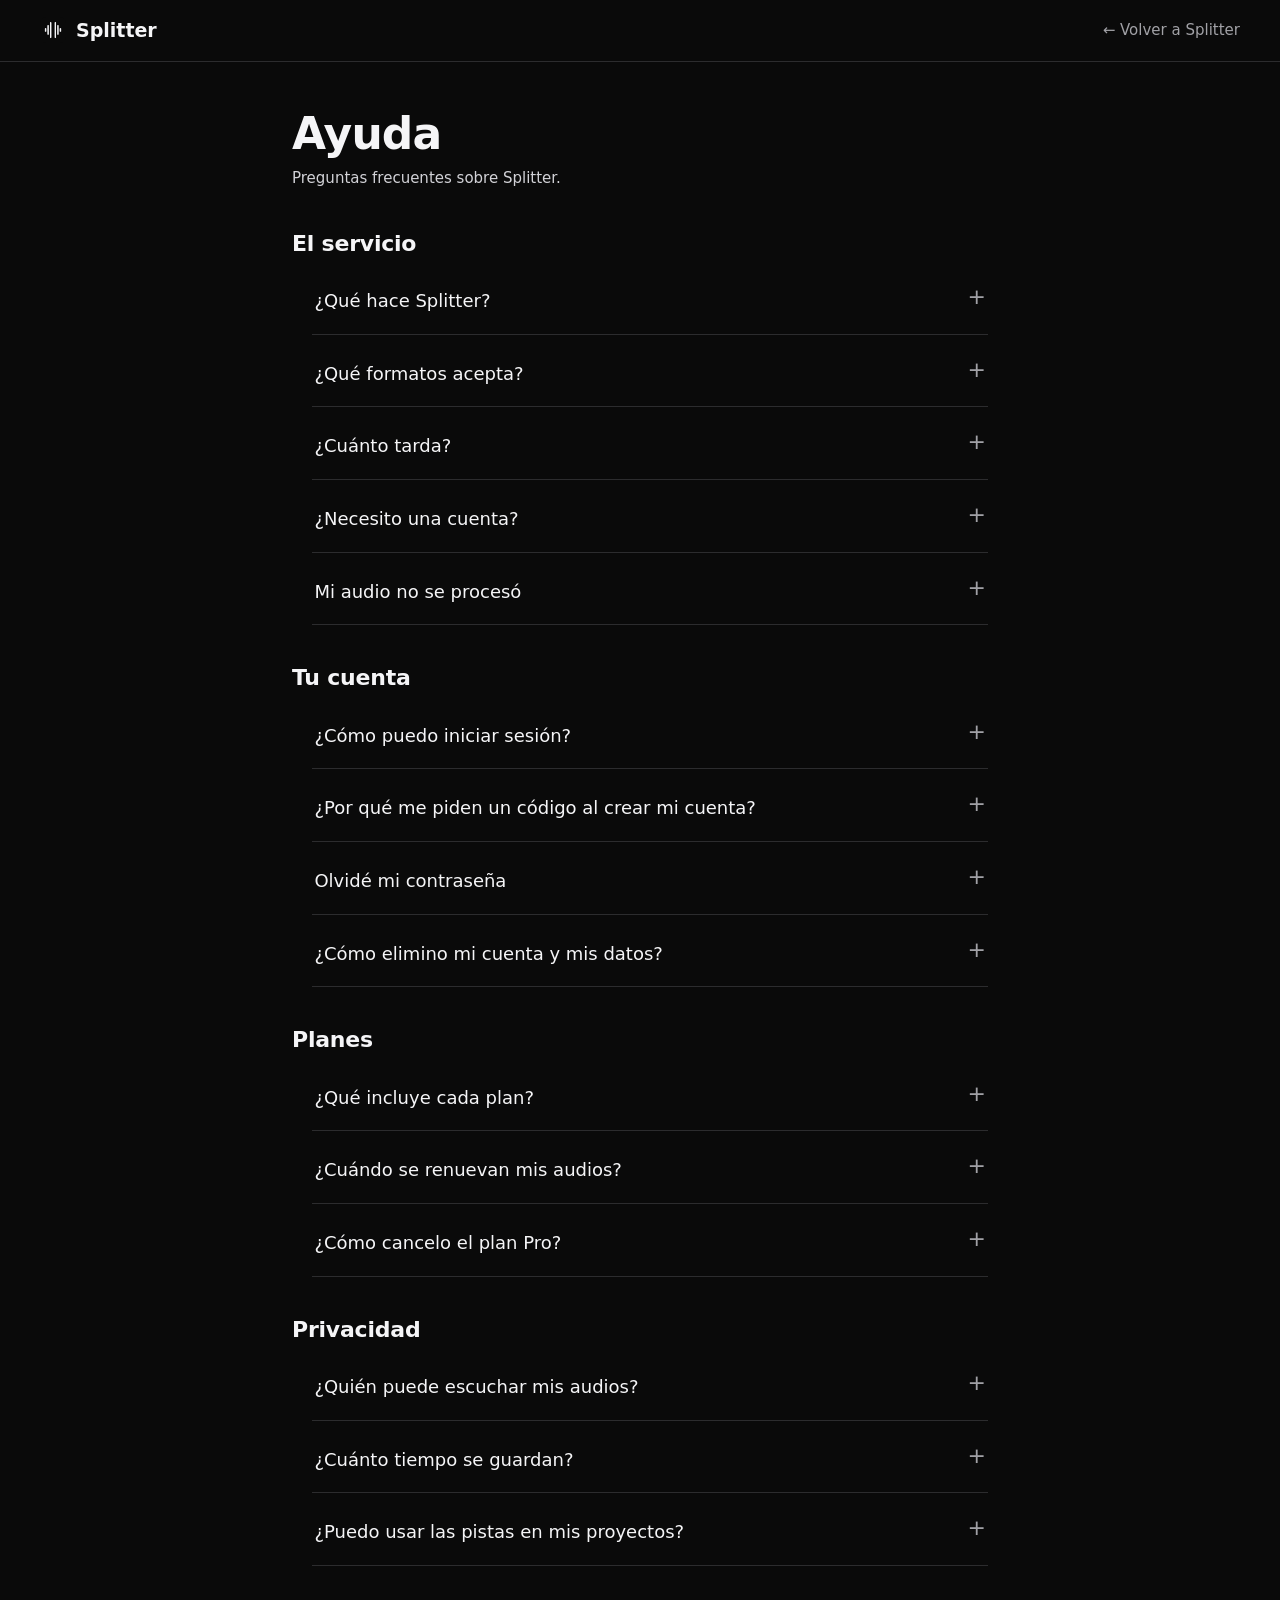
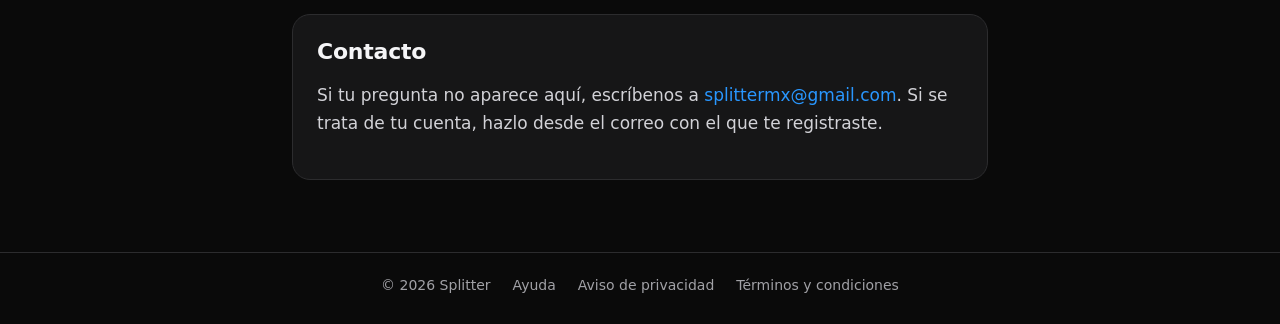
<file: splitter/frontend/ayuda.html>
<!DOCTYPE html>
<html lang="es">
<head>
  <meta charset="UTF-8">
  <meta name="viewport" content="width=device-width, initial-scale=1">
  <meta name="theme-color" content="#0A0A0A">
  <title>Ayuda · Splitter</title>
  <meta name="description" content="Preguntas frecuentes sobre Splitter: formatos, cuentas, planes y privacidad.">
  <meta property="og:type" content="website">
  <meta property="og:site_name" content="Splitter">
  <meta property="og:title" content="Ayuda · Splitter">
  <meta property="og:description" content="Preguntas frecuentes sobre Splitter: formatos, cuentas, planes y privacidad.">
  <meta property="og:image" content="/og.png">
  <link rel="preconnect" href="https://api.fontshare.com">
  <link rel="preconnect" href="https://cdn.fontshare.com" crossorigin>
  <link href="https://api.fontshare.com/v2/css?f[]=satoshi@1&display=swap" rel="stylesheet">
  <link rel="icon" href="favicon.svg" type="image/svg+xml">
  <link rel="apple-touch-icon" href="apple-touch-icon.png">
  <link rel="stylesheet" href="styles.css?v=fichas12">
  <link rel="stylesheet" href="paginas.css?v=1">
</head>
<body class="pagina">
  <a class="sr-only" href="#contenido">Ir al contenido</a>
  <header class="pagina-top">
    <a class="pagina-logo" href="/"><img src="apple-touch-icon.png" alt="" width="26" height="26">Splitter</a>
    <a class="pagina-volver" href="/">← Volver a Splitter</a>
  </header>

  <main class="pagina-main" id="contenido">
    <h1>Ayuda</h1>
    <p class="pagina-fecha">Preguntas frecuentes sobre Splitter.</p>

    <h2>El servicio</h2>
    <ul class="faq">
      <li><details><summary>¿Qué hace Splitter?</summary><div class="respuesta">
        <p>Splitter separa un archivo de audio en pistas. Puedes obtener la voz y la música por separado, dividir una canción en voz, batería, bajo, guitarra, piano y el resto de los instrumentos, o quitar el ruido de fondo de una grabación de voz.</p>
        <p>Cada pista se puede escuchar en la página y descargar de forma individual o en un archivo ZIP.</p>
      </div></details></li>
      <li><details><summary>¿Qué formatos acepta?</summary><div class="respuesta">
        <p>MP3, WAV, FLAC, M4A, OGG, AAC, WMA y AIFF, con un tamaño máximo de 100 MB. Las pistas se pueden descargar en WAV, MP3, FLAC, OGG o M4A.</p>
      </div></details></li>
      <li><details><summary>¿Cuánto tarda?</summary><div class="respuesta">
        <p>Una canción suele estar lista en menos de un minuto. Si hay muchas solicitudes al mismo tiempo, tu archivo entra en una fila de espera y la página te indica tu lugar.</p>
      </div></details></li>
      <li><details><summary>¿Necesito una cuenta?</summary><div class="respuesta">
        <p>No. Sin cuenta puedes procesar hasta 5 audios al día, de un máximo de 5 minutos cada uno. Las pistas se eliminan una hora después de generarse.</p>
      </div></details></li>
      <li><details><summary>Mi audio no se procesó</summary><div class="respuesta">
        <p>Intenta subirlo de nuevo. Cuando un error se debe a un problema de nuestro lado, ese intento no se descuenta de tu plan.</p>
        <p>Si el error se repite con el mismo archivo, conviértelo a MP3 o WAV antes de subirlo. Si continúa, escríbenos.</p>
      </div></details></li>
    </ul>

    <h2>Tu cuenta</h2>
    <ul class="faq">
      <li><details><summary>¿Cómo puedo iniciar sesión?</summary><div class="respuesta">
        <p>Con tu correo y contraseña, o con tu cuenta de Google. Si te registraste con correo, puedes conectar Google desde tu perfil para usar cualquiera de las dos opciones.</p>
      </div></details></li>
      <li><details><summary>¿Por qué me piden un código al crear mi cuenta?</summary><div class="respuesta">
        <p>Para confirmar que el correo es tuyo. Al registrarte te enviamos un código de 6 dígitos; la cuenta queda creada en cuanto lo escribes. El código vence a los 10 minutos.</p>
        <p>Si no te llega, revisa las carpetas de spam y promociones o selecciona «Enviar otro código». Si cerraste la ventana, inicia sesión con tu correo y contraseña y te enviaremos uno nuevo.</p>
      </div></details></li>
      <li><details><summary>Olvidé mi contraseña</summary><div class="respuesta">
        <p>En la ventana de inicio de sesión selecciona «Olvidé mi contraseña» y te enviaremos un enlace para crear una nueva. Por seguridad, al cambiarla se cierra tu sesión en los demás dispositivos.</p>
      </div></details></li>
      <li id="borrar-cuenta"><details><summary>¿Cómo elimino mi cuenta y mis datos?</summary><div class="respuesta">
        <p>Inicia sesión, abre tu perfil y selecciona «Borrar mi cuenta». Tus audios y tus datos personales se eliminan en ese momento, incluidos los que recibimos de Google si lo usabas para entrar. Esta acción no se puede deshacer.</p>
        <p>Si ya no puedes acceder a tu cuenta, escríbenos a <a href="mailto:splittermx@gmail.com">splittermx@gmail.com</a> desde el correo con el que te registraste y la eliminaremos por ti.</p>
      </div></details></li>
    </ul>

    <h2>Planes</h2>
    <ul class="faq">
      <li><details><summary>¿Qué incluye cada plan?</summary><div class="respuesta">
        <div class="pagina-tabla-caja"><table class="pagina-tabla">
          <thead><tr><th scope="col"></th><th scope="col">Gratis</th><th scope="col">Pro</th></tr></thead>
          <tbody>
            <tr><th scope="row">Precio</th><td>Sin costo</td><td>$99 MXN cada 30 días</td></tr>
            <tr><th scope="row">Audios</th><td>15 cada 30 días</td><td>Ilimitados</td></tr>
            <tr><th scope="row">Duración por audio</th><td>Hasta 5 minutos</td><td>Hasta 20 minutos</td></tr>
            <tr><th scope="row">Calidad de separación</th><td>Rápida</td><td>Rápida y alta</td></tr>
            <tr><th scope="row">Velocidad de separación</th><td>Normal</td><td>Mayor velocidad</td></tr>
            <tr><th scope="row">Lugar en la cola</th><td>Normal</td><td>Prioridad: pasa antes que Gratis</td></tr>
            <tr><th scope="row">Conservación de pistas</th><td>1 hora</td><td>7 días</td></tr>
          </tbody>
        </table></div>
        <p>El plan Pro estará disponible próximamente.</p>
      </div></details></li>
      <li><details><summary>¿Cuándo se renuevan mis audios?</summary><div class="respuesta">
        <p>Cada 30 días, a la 1:00 a. m. (hora del centro de México). En el menú de tu cuenta puedes consultar cuántos te quedan en el periodo actual.</p>
      </div></details></li>
      <li><details><summary>¿Cómo cancelo el plan Pro?</summary><div class="respuesta">
        <p>Desde el menú de tu cuenta, en «Cancelar plan Pro». La suscripción deja de renovarse, pero conservas los beneficios de Pro hasta que termine el periodo pagado. Después, tu cuenta pasa al plan Gratis.</p>
      </div></details></li>
    </ul>

    <h2>Privacidad</h2>
    <ul class="faq">
      <li><details><summary>¿Quién puede escuchar mis audios?</summary><div class="respuesta">
        <p>Solo tú. Las pistas de tu cuenta únicamente se pueden reproducir o descargar desde tu sesión. No compartimos tus audios ni los utilizamos para entrenar modelos.</p>
      </div></details></li>
      <li><details><summary>¿Cuánto tiempo se guardan?</summary><div class="respuesta">
        <p>Una hora sin cuenta o en el plan Gratis, y 7 días en el plan Pro. Al terminar ese plazo se eliminan automáticamente. También puedes borrarlos antes desde «Mis audios».</p>
      </div></details></li>
      <li><details><summary>¿Puedo usar las pistas en mis proyectos?</summary><div class="respuesta">
        <p>Sí, siempre que tengas derecho a usar el audio original. Separar una canción no te otorga derechos sobre ella: para publicarla o usarla con fines comerciales necesitas la autorización de su titular. Consulta los <a href="terminos.html">Términos y condiciones</a>.</p>
      </div></details></li>
    </ul>

    <section class="contacto" aria-labelledby="contacto-titulo">
      <h2 id="contacto-titulo">Contacto</h2>
      <p>Si tu pregunta no aparece aquí, escríbenos a <a href="mailto:splittermx@gmail.com">splittermx@gmail.com</a>. Si se trata de tu cuenta, hazlo desde el correo con el que te registraste.</p>
    </section>
  </main>

  <footer class="pie-legal">
    <span>© 2026 Splitter</span>
    <a href="ayuda.html">Ayuda</a>
    <a href="privacidad.html">Aviso de privacidad</a>
    <a href="terminos.html">Términos y condiciones</a>
  </footer>
</body>
</html>
</file>
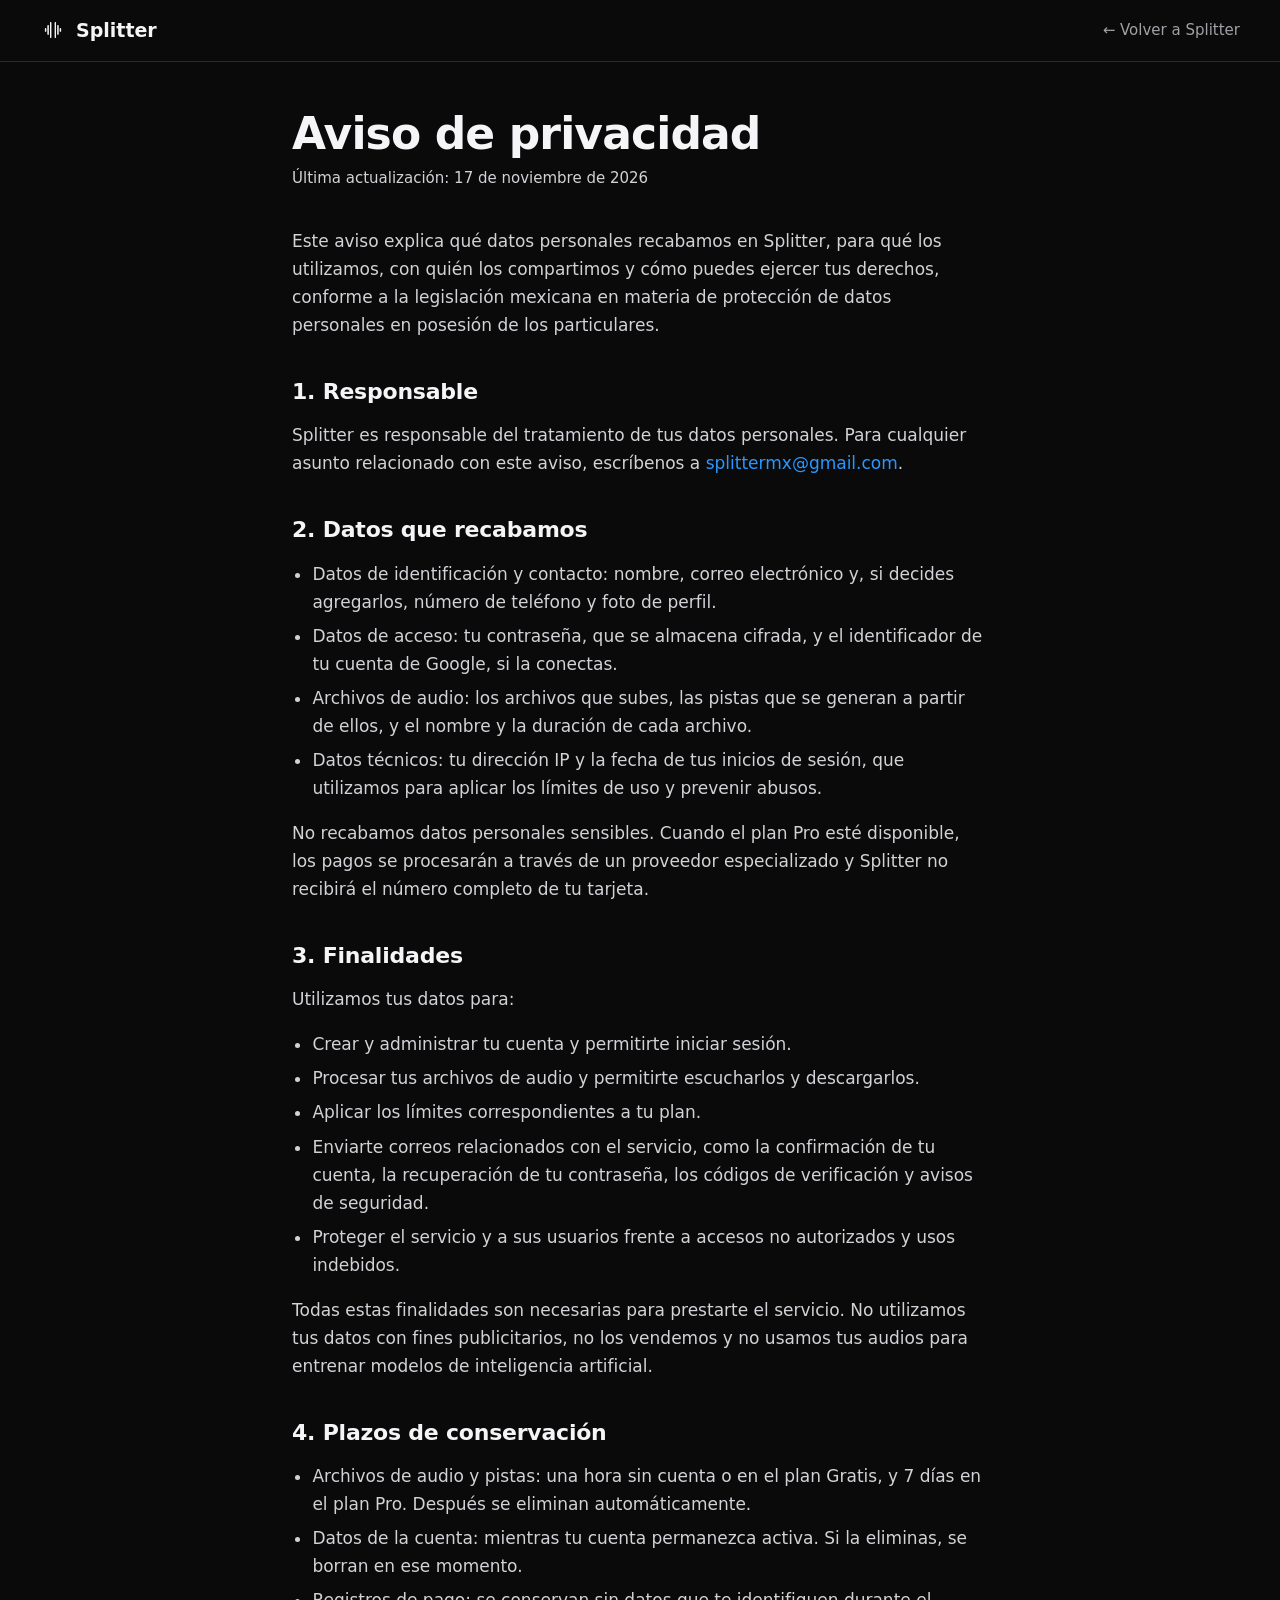
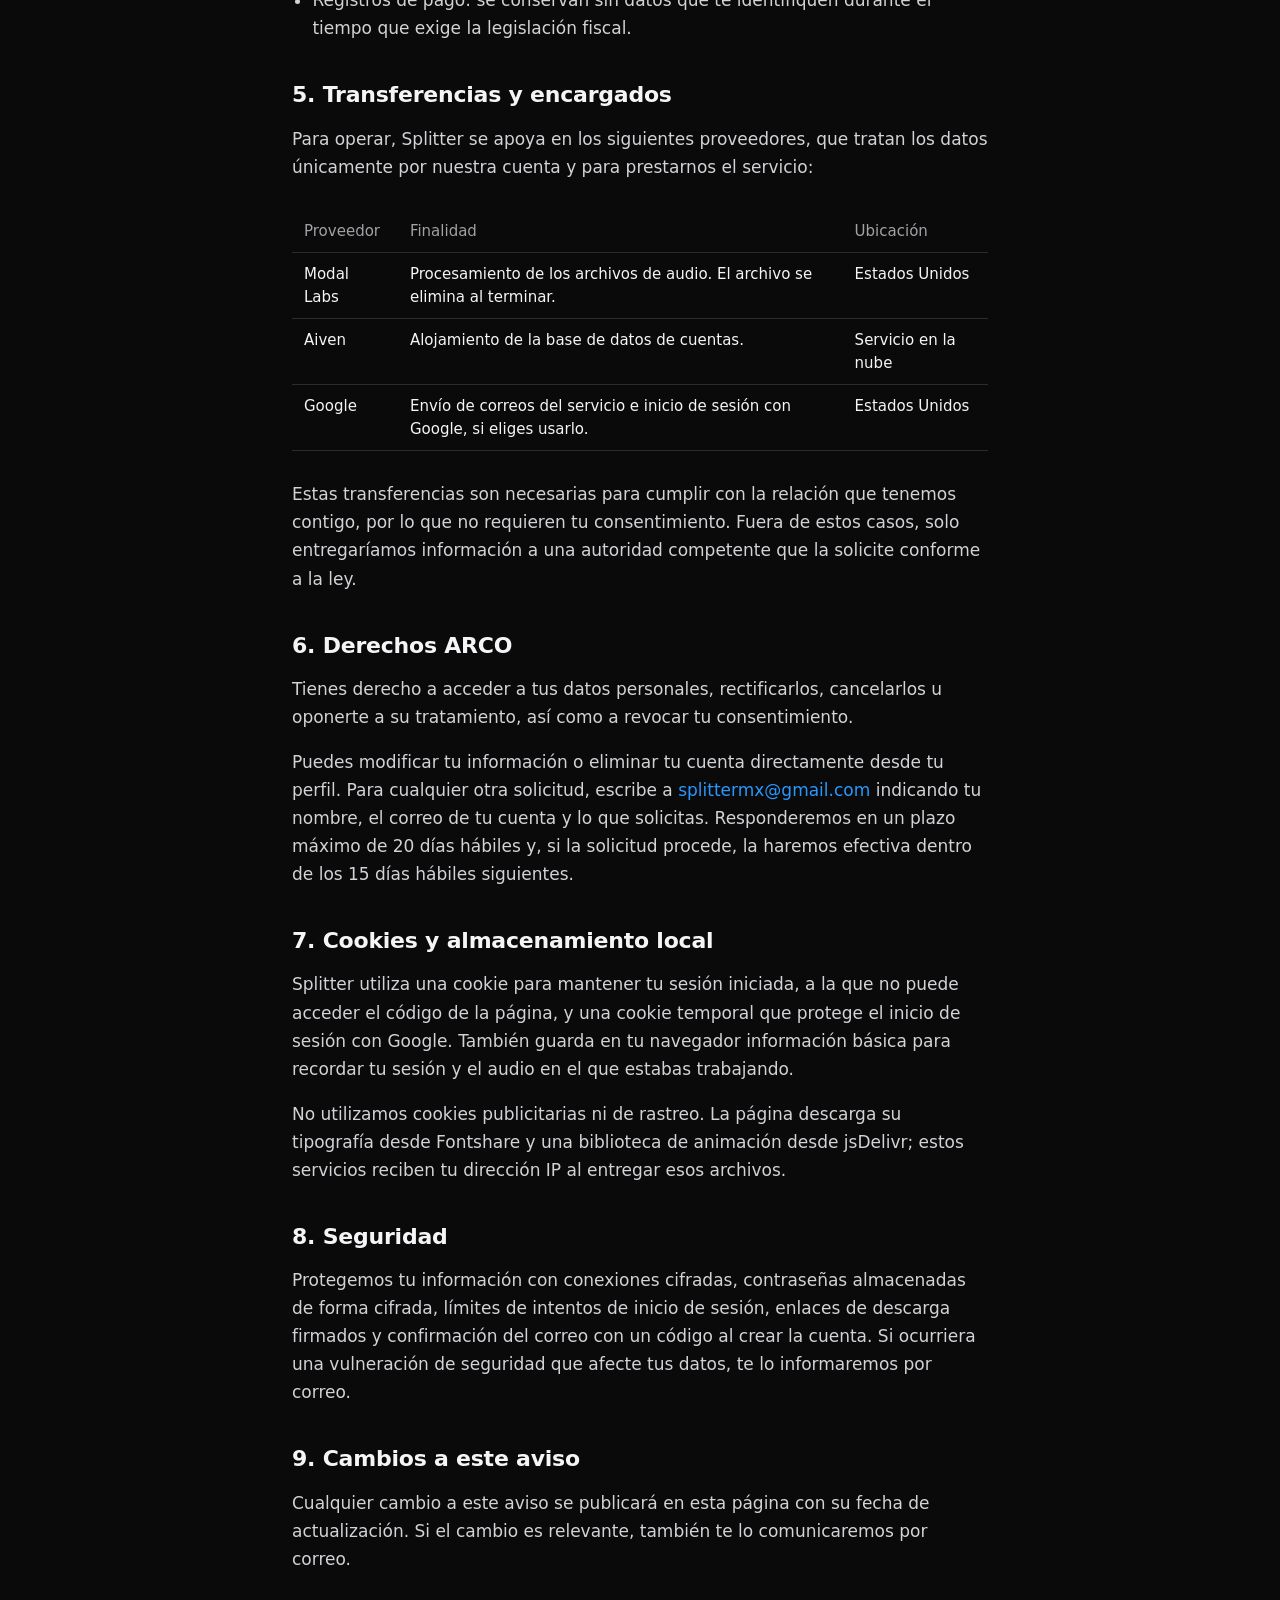
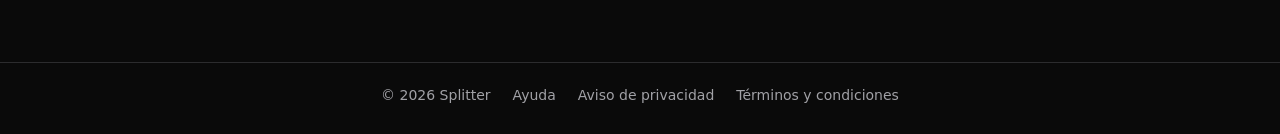
<file: splitter/frontend/privacidad.html>
<!DOCTYPE html>
<html lang="es">
<head>
  <meta charset="UTF-8">
  <meta name="viewport" content="width=device-width, initial-scale=1">
  <meta name="theme-color" content="#0A0A0A">
  <title>Aviso de privacidad · Splitter</title>
  <meta name="description" content="Aviso de privacidad de Splitter: datos que recabamos, finalidades, transferencias y derechos ARCO.">
  <link rel="preconnect" href="https://api.fontshare.com">
  <link rel="preconnect" href="https://cdn.fontshare.com" crossorigin>
  <link href="https://api.fontshare.com/v2/css?f[]=satoshi@1&display=swap" rel="stylesheet">
  <link rel="icon" href="favicon.svg" type="image/svg+xml">
  <link rel="apple-touch-icon" href="apple-touch-icon.png">
  <link rel="stylesheet" href="styles.css?v=fichas12">
  <link rel="stylesheet" href="paginas.css?v=1">
</head>
<body class="pagina">
  <a class="sr-only" href="#contenido">Ir al contenido</a>
  <header class="pagina-top">
    <a class="pagina-logo" href="/"><img src="apple-touch-icon.png" alt="" width="26" height="26">Splitter</a>
    <a class="pagina-volver" href="/">← Volver a Splitter</a>
  </header>

  <main class="pagina-main" id="contenido">
    <h1>Aviso de privacidad</h1>
    <p class="pagina-fecha">Última actualización: 17 de noviembre de 2026</p>

    <p>Este aviso explica qué datos personales recabamos en Splitter, para qué los utilizamos, con quién los compartimos y cómo puedes ejercer tus derechos, conforme a la legislación mexicana en materia de protección de datos personales en posesión de los particulares.</p>

    <h2>1. Responsable</h2>
    <p>Splitter es responsable del tratamiento de tus datos personales. Para cualquier asunto relacionado con este aviso, escríbenos a <a href="mailto:splittermx@gmail.com">splittermx@gmail.com</a>.</p>

    <h2>2. Datos que recabamos</h2>
    <ul>
      <li>Datos de identificación y contacto: nombre, correo electrónico y, si decides agregarlos, número de teléfono y foto de perfil.</li>
      <li>Datos de acceso: tu contraseña, que se almacena cifrada, y el identificador de tu cuenta de Google, si la conectas.</li>
      <li>Archivos de audio: los archivos que subes, las pistas que se generan a partir de ellos, y el nombre y la duración de cada archivo.</li>
      <li>Datos técnicos: tu dirección IP y la fecha de tus inicios de sesión, que utilizamos para aplicar los límites de uso y prevenir abusos.</li>
    </ul>
    <p>No recabamos datos personales sensibles. Cuando el plan Pro esté disponible, los pagos se procesarán a través de un proveedor especializado y Splitter no recibirá el número completo de tu tarjeta.</p>

    <h2>3. Finalidades</h2>
    <p>Utilizamos tus datos para:</p>
    <ul>
      <li>Crear y administrar tu cuenta y permitirte iniciar sesión.</li>
      <li>Procesar tus archivos de audio y permitirte escucharlos y descargarlos.</li>
      <li>Aplicar los límites correspondientes a tu plan.</li>
      <li>Enviarte correos relacionados con el servicio, como la confirmación de tu cuenta, la recuperación de tu contraseña, los códigos de verificación y avisos de seguridad.</li>
      <li>Proteger el servicio y a sus usuarios frente a accesos no autorizados y usos indebidos.</li>
    </ul>
    <p>Todas estas finalidades son necesarias para prestarte el servicio. No utilizamos tus datos con fines publicitarios, no los vendemos y no usamos tus audios para entrenar modelos de inteligencia artificial.</p>

    <h2>4. Plazos de conservación</h2>
    <ul>
      <li>Archivos de audio y pistas: una hora sin cuenta o en el plan Gratis, y 7 días en el plan Pro. Después se eliminan automáticamente.</li>
      <li>Datos de la cuenta: mientras tu cuenta permanezca activa. Si la eliminas, se borran en ese momento.</li>
      <li>Registros de pago: se conservan sin datos que te identifiquen durante el tiempo que exige la legislación fiscal.</li>
    </ul>

    <h2>5. Transferencias y encargados</h2>
    <p>Para operar, Splitter se apoya en los siguientes proveedores, que tratan los datos únicamente por nuestra cuenta y para prestarnos el servicio:</p>
    <div class="pagina-tabla-caja"><table class="pagina-tabla">
      <thead><tr><th scope="col">Proveedor</th><th scope="col">Finalidad</th><th scope="col">Ubicación</th></tr></thead>
      <tbody>
        <tr><td>Modal Labs</td><td>Procesamiento de los archivos de audio. El archivo se elimina al terminar.</td><td>Estados Unidos</td></tr>
        <tr><td>Aiven</td><td>Alojamiento de la base de datos de cuentas.</td><td>Servicio en la nube</td></tr>
        <tr><td>Google</td><td>Envío de correos del servicio e inicio de sesión con Google, si eliges usarlo.</td><td>Estados Unidos</td></tr>
      </tbody>
    </table></div>
    <p>Estas transferencias son necesarias para cumplir con la relación que tenemos contigo, por lo que no requieren tu consentimiento. Fuera de estos casos, solo entregaríamos información a una autoridad competente que la solicite conforme a la ley.</p>

    <h2>6. Derechos ARCO</h2>
    <p>Tienes derecho a acceder a tus datos personales, rectificarlos, cancelarlos u oponerte a su tratamiento, así como a revocar tu consentimiento.</p>
    <p>Puedes modificar tu información o eliminar tu cuenta directamente desde tu perfil. Para cualquier otra solicitud, escribe a <a href="mailto:splittermx@gmail.com">splittermx@gmail.com</a> indicando tu nombre, el correo de tu cuenta y lo que solicitas. Responderemos en un plazo máximo de 20 días hábiles y, si la solicitud procede, la haremos efectiva dentro de los 15 días hábiles siguientes.</p>

    <h2>7. Cookies y almacenamiento local</h2>
    <p>Splitter utiliza una cookie para mantener tu sesión iniciada, a la que no puede acceder el código de la página, y una cookie temporal que protege el inicio de sesión con Google. También guarda en tu navegador información básica para recordar tu sesión y el audio en el que estabas trabajando.</p>
    <p>No utilizamos cookies publicitarias ni de rastreo. La página descarga su tipografía desde Fontshare y una biblioteca de animación desde jsDelivr; estos servicios reciben tu dirección IP al entregar esos archivos.</p>

    <h2>8. Seguridad</h2>
    <p>Protegemos tu información con conexiones cifradas, contraseñas almacenadas de forma cifrada, límites de intentos de inicio de sesión, enlaces de descarga firmados y confirmación del correo con un código al crear la cuenta. Si ocurriera una vulneración de seguridad que afecte tus datos, te lo informaremos por correo.</p>

    <h2>9. Cambios a este aviso</h2>
    <p>Cualquier cambio a este aviso se publicará en esta página con su fecha de actualización. Si el cambio es relevante, también te lo comunicaremos por correo.</p>
  </main>

  <footer class="pie-legal">
    <span>© 2026 Splitter</span>
    <a href="ayuda.html">Ayuda</a>
    <a href="privacidad.html" aria-current="page">Aviso de privacidad</a>
    <a href="terminos.html">Términos y condiciones</a>
  </footer>
</body>
</html>
</file>
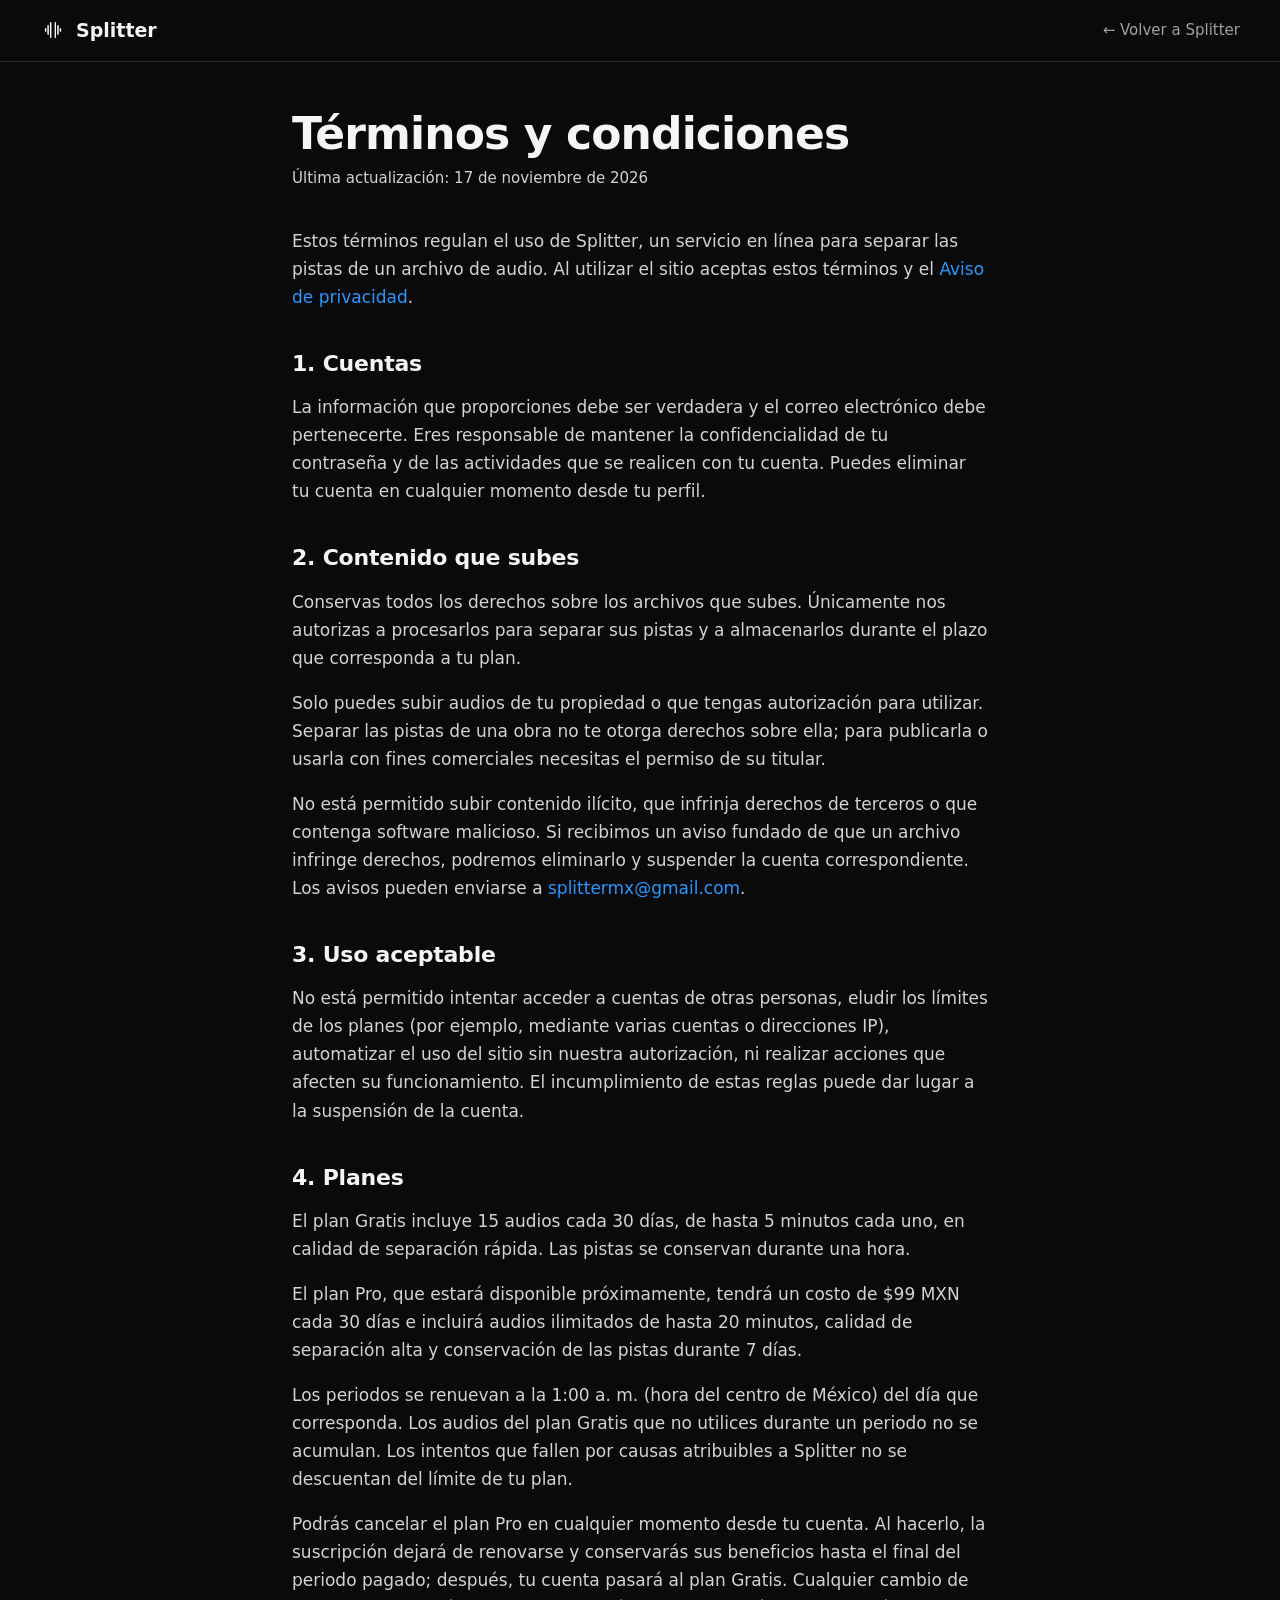
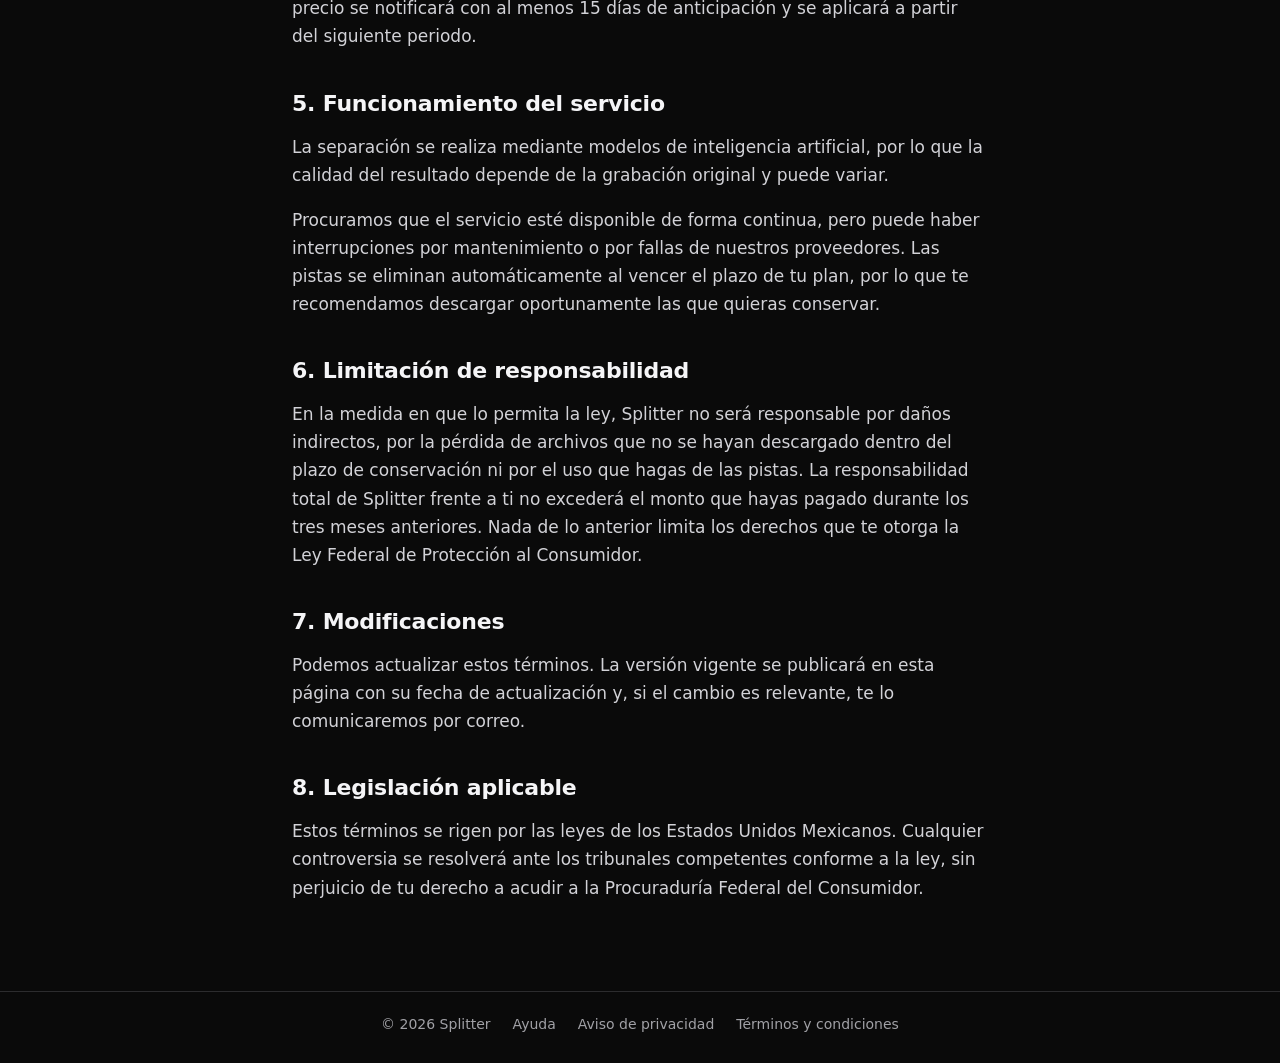
<file: splitter/frontend/terminos.html>
<!DOCTYPE html>
<html lang="es">
<head>
  <meta charset="UTF-8">
  <meta name="viewport" content="width=device-width, initial-scale=1">
  <meta name="theme-color" content="#0A0A0A">
  <title>Términos y condiciones · Splitter</title>
  <meta name="description" content="Términos y condiciones de uso de Splitter.">
  <link rel="preconnect" href="https://api.fontshare.com">
  <link rel="preconnect" href="https://cdn.fontshare.com" crossorigin>
  <link href="https://api.fontshare.com/v2/css?f[]=satoshi@1&display=swap" rel="stylesheet">
  <link rel="icon" href="favicon.svg" type="image/svg+xml">
  <link rel="apple-touch-icon" href="apple-touch-icon.png">
  <link rel="stylesheet" href="styles.css?v=fichas12">
  <link rel="stylesheet" href="paginas.css?v=1">
</head>
<body class="pagina">
  <a class="sr-only" href="#contenido">Ir al contenido</a>
  <header class="pagina-top">
    <a class="pagina-logo" href="/"><img src="apple-touch-icon.png" alt="" width="26" height="26">Splitter</a>
    <a class="pagina-volver" href="/">← Volver a Splitter</a>
  </header>

  <main class="pagina-main" id="contenido">
    <h1>Términos y condiciones</h1>
    <p class="pagina-fecha">Última actualización: 17 de noviembre de 2026</p>

    <p>Estos términos regulan el uso de Splitter, un servicio en línea para separar las pistas de un archivo de audio. Al utilizar el sitio aceptas estos términos y el <a href="privacidad.html">Aviso de privacidad</a>.</p>

    <h2>1. Cuentas</h2>
    <p>La información que proporciones debe ser verdadera y el correo electrónico debe pertenecerte. Eres responsable de mantener la confidencialidad de tu contraseña y de las actividades que se realicen con tu cuenta. Puedes eliminar tu cuenta en cualquier momento desde tu perfil.</p>

    <h2>2. Contenido que subes</h2>
    <p>Conservas todos los derechos sobre los archivos que subes. Únicamente nos autorizas a procesarlos para separar sus pistas y a almacenarlos durante el plazo que corresponda a tu plan.</p>
    <p>Solo puedes subir audios de tu propiedad o que tengas autorización para utilizar. Separar las pistas de una obra no te otorga derechos sobre ella; para publicarla o usarla con fines comerciales necesitas el permiso de su titular.</p>
    <p>No está permitido subir contenido ilícito, que infrinja derechos de terceros o que contenga software malicioso. Si recibimos un aviso fundado de que un archivo infringe derechos, podremos eliminarlo y suspender la cuenta correspondiente. Los avisos pueden enviarse a <a href="mailto:splittermx@gmail.com">splittermx@gmail.com</a>.</p>

    <h2>3. Uso aceptable</h2>
    <p>No está permitido intentar acceder a cuentas de otras personas, eludir los límites de los planes (por ejemplo, mediante varias cuentas o direcciones IP), automatizar el uso del sitio sin nuestra autorización, ni realizar acciones que afecten su funcionamiento. El incumplimiento de estas reglas puede dar lugar a la suspensión de la cuenta.</p>

    <h2>4. Planes</h2>
    <p>El plan Gratis incluye 15 audios cada 30 días, de hasta 5 minutos cada uno, en calidad de separación rápida. Las pistas se conservan durante una hora.</p>
    <p>El plan Pro, que estará disponible próximamente, tendrá un costo de $99 MXN cada 30 días e incluirá audios ilimitados de hasta 20 minutos, calidad de separación alta y conservación de las pistas durante 7 días.</p>
    <p>Los periodos se renuevan a la 1:00 a. m. (hora del centro de México) del día que corresponda. Los audios del plan Gratis que no utilices durante un periodo no se acumulan. Los intentos que fallen por causas atribuibles a Splitter no se descuentan del límite de tu plan.</p>
    <p>Podrás cancelar el plan Pro en cualquier momento desde tu cuenta. Al hacerlo, la suscripción dejará de renovarse y conservarás sus beneficios hasta el final del periodo pagado; después, tu cuenta pasará al plan Gratis. Cualquier cambio de precio se notificará con al menos 15 días de anticipación y se aplicará a partir del siguiente periodo.</p>

    <h2>5. Funcionamiento del servicio</h2>
    <p>La separación se realiza mediante modelos de inteligencia artificial, por lo que la calidad del resultado depende de la grabación original y puede variar.</p>
    <p>Procuramos que el servicio esté disponible de forma continua, pero puede haber interrupciones por mantenimiento o por fallas de nuestros proveedores. Las pistas se eliminan automáticamente al vencer el plazo de tu plan, por lo que te recomendamos descargar oportunamente las que quieras conservar.</p>

    <h2>6. Limitación de responsabilidad</h2>
    <p>En la medida en que lo permita la ley, Splitter no será responsable por daños indirectos, por la pérdida de archivos que no se hayan descargado dentro del plazo de conservación ni por el uso que hagas de las pistas. La responsabilidad total de Splitter frente a ti no excederá el monto que hayas pagado durante los tres meses anteriores. Nada de lo anterior limita los derechos que te otorga la Ley Federal de Protección al Consumidor.</p>

    <h2>7. Modificaciones</h2>
    <p>Podemos actualizar estos términos. La versión vigente se publicará en esta página con su fecha de actualización y, si el cambio es relevante, te lo comunicaremos por correo.</p>

    <h2>8. Legislación aplicable</h2>
    <p>Estos términos se rigen por las leyes de los Estados Unidos Mexicanos. Cualquier controversia se resolverá ante los tribunales competentes conforme a la ley, sin perjuicio de tu derecho a acudir a la Procuraduría Federal del Consumidor.</p>
  </main>

  <footer class="pie-legal">
    <span>© 2026 Splitter</span>
    <a href="ayuda.html">Ayuda</a>
    <a href="privacidad.html">Aviso de privacidad</a>
    <a href="terminos.html" aria-current="page">Términos y condiciones</a>
  </footer>
</body>
</html>
</file>
<file: splitter/frontend/styles.css>
:root {
  color-scheme: dark;
  --bg: #0A0A0A;
  --bg-2: #161617;
  --line: #2C2C2E;
  --text: #F5F5F7;
  --text-2: #A1A1A6;
  --accent: #2997FF;
  --accent-fill: #0071E3;
  --stem-voz: #C7A66B;
  --stem-bateria: #D0C4A5;
  --stem-bajo: #A7A18A;
  --stem-otros: #89917A;
  --wave-ash: #89969A;
  --wave-pearl: #ABB5B6;
  --nav-bg: rgba(10,10,10,.92);
  --scrim: rgba(10,10,10,.8);
  --accent-ring: color-mix(in srgb, var(--accent) 25%, transparent);
  --ease: cubic-bezier(0.22, 1, 0.36, 1);
  --panel-hover: #202022;
  --line-strong: color-mix(in srgb, var(--text) 30%, transparent);
  --text-on-accent: #FEFEFE;
  --font-body: "Satoshi", system-ui, sans-serif;
  --smoke-shadow: 23 25 27;
  --smoke-grey: 85 93 97;
  --smoke-silver: 137 150 154;
  --smoke-pearl: 171 181 182;
  --smoke-white: 216 222 223;
  --smoke-alpha: .42;
  --smoke-ceiling: .23;
  --section-space: clamp(80px, 12vw, 160px);
}
* { box-sizing: border-box; }
[hidden] { display: none !important; }
html { scroll-padding-top: 88px; scroll-behavior: smooth; }
/* Recarga con un trabajo abierto: se muestra su panel (data-restore) desde el primer pintado, con las pistas
   guardadas ya dibujadas (final de index.html); index.js lo llena y quita .is-restoring. Nada se oculta. */
html.is-restoring #splitter-form { display: none !important; }
html[data-restore="results"] #results-panel[hidden], html[data-restore="job"] #job-panel[hidden] { display: block !important; }
/* En la descarga solo queda el recuadro de resultados: sin la portada de arriba */
html:is([data-vista="results"], [data-restore="results"], [data-vista="job"], [data-restore="job"]) .intro { display: none; }
/* Pista dibujada antes de tener datos (al recargar): la pastilla al final, como un volumen al 100%. */
.glass-range-ghost .glass-range-thumb { left: auto; right: 0; }
body { margin: 0; background: var(--bg); color: var(--text); font: 18px/1.5 var(--font-body); letter-spacing: 0; word-spacing: normal; -webkit-font-smoothing: antialiased; }
button, input { font: inherit; }
button, a, label { -webkit-tap-highlight-color: transparent; }
a { color: inherit; text-decoration: none; }
button, label { cursor: pointer; }
button, a, label, .upload-prompt p { transition: background-color 250ms ease, color 250ms ease, transform 250ms ease, outline-color 250ms ease; }
button:focus-visible, a:focus-visible, label:not(.field):has(input:focus-visible) { outline: 2px solid var(--accent); outline-offset: 5px; }
.sr-only, .mode-card > input, .quality-pill > input, .track-chip > input { position: absolute; width: 1px; height: 1px; padding: 0; margin: -1px; overflow: hidden; clip: rect(0,0,0,0); white-space: nowrap; border: 0; }
.site-header { position: fixed; inset: 0 0 auto; z-index: 10; background: var(--nav-bg); border-bottom: 1px solid var(--line); }
.nav-inner { max-width: 1280px; min-height: 72px; margin-inline: auto; padding: 12px 20px 12px 32px; display: flex; align-items: center; justify-content: space-between; gap: 20px; }
.brand { display: inline-flex; align-items: center; gap: 12px; color: var(--text); }
.brand-bars { display: block; height: 32px; width: auto; overflow: visible; fill: var(--text); }
.brand-name { font-size: 22px; font-weight: 600; line-height: 1; letter-spacing: -.01em; color: var(--text); }
.brand-bars rect { transform-box: fill-box; transform-origin: center; }
.nav-actions { display: flex; align-items: center; gap: 28px; font-size: 14px; }
.nav-actions > a:first-child:hover, .nav-planes:hover, .nav-login:hover { color: var(--accent); }
.nav-login, .nav-cta { white-space: nowrap; }
.nav-actions .profile { margin-left: 20px; }
.nav-login { padding: 8px 0; border: 0; background: none; color: inherit; font-size: 14px; }
.login-dialog { width: 100%; max-width: none; height: 100%; max-height: none; margin: 0; padding: 16px; border: 0; background: transparent; color: var(--text); overflow: hidden; }
.login-dialog[open] { display: grid; place-items: center; }
.login-dialog::backdrop { background: transparent; }
.login-scrim { position: absolute; inset: 0; background: var(--scrim); }
.login-panel { position: relative; width: min(440px, 100%); max-height: calc(100dvh - 32px); border: 1px solid var(--line); border-radius: 28px; background: var(--bg-2); overflow-x: hidden; overflow-y: auto; }
.login-brand { display: flex; align-items: center; gap: 12px; margin-bottom: 4px; }
.brand-mark { display: flex; align-items: center; gap: 3px; height: 28px; }
.brand-mark i { display: block; width: 4px; height: var(--h); border-radius: 999px; background: var(--text); animation: eq-bar var(--d) ease-in-out var(--o) infinite alternate; }
.brand-mark i:nth-child(1) { --h: 10px; --d: 2.2s; --o: -.4s; }
.brand-mark i:nth-child(2) { --h: 20px; --d: 1.7s; --o: -1.1s; }
.brand-mark i:nth-child(3) { --h: 28px; --d: 2.5s; --o: -.2s; }
.brand-mark i:nth-child(4) { --h: 28px; --d: 1.9s; --o: -1.5s; }
.brand-mark i:nth-child(5) { --h: 18px; --d: 2.3s; --o: -.8s; }
.brand-mark i:nth-child(6) { --h: 10px; --d: 1.6s; --o: -1.3s; }
.brand-word { font-size: 22px; font-weight: 600; line-height: 1; letter-spacing: -.01em; }
@keyframes eq-bar { from { transform: scaleY(.45); } to { transform: scaleY(1); } }
.login-form { position: relative; display: flex; flex-direction: column; gap: 20px; padding: 40px 36px 36px; }
.login-form .eyebrow { margin: 0 0 -8px; }
.login-form h2 { font-size: clamp(28px, 3.2vw, 36px); }
.login-lead { margin: -8px 0 4px; color: var(--text-2); font-size: 16px; line-height: 1.5; text-wrap: pretty; }
.dialog-close { position: absolute; top: 16px; right: 16px; width: 44px; height: 44px; border: 0; border-radius: 50%; background: var(--bg); color: var(--text); font-size: 24px; line-height: 1; }
.dialog-close:hover { background: var(--panel-hover); }
.field { display: flex; flex-direction: column; gap: 8px; color: var(--text-2); font-size: 14px; font-weight: 500; }
.field input { width: 100%; min-height: 52px; padding: 12px 18px; border: 1px solid var(--line); border-radius: 16px; background: var(--bg); color: var(--text); font-size: 17px; }
:is(.field input, input[type="text"], input[type="email"], input[type="password"], input[type="search"], input[type="tel"], input[type="url"], input[type="number"]):focus-visible { outline: 2px solid transparent; border-color: var(--accent); box-shadow: 0 0 0 3px var(--accent-ring); }
.login-message { margin: 0; color: var(--text); font-size: 15px; }
.login-message.is-ok { color: var(--text-2); padding-left: 12px; border-left: 2px solid var(--accent); }
.field-hint { margin: 0; color: var(--text-2); font-size: 13px; font-weight: 400; line-height: 1.4; }
.login-submit { width: 100%; margin-top: 4px; }
.login-fields { display: flex; flex-direction: column; gap: 20px; }
.link-button { padding: 0; border: 0; background: none; color: var(--accent); font-size: inherit; }
.link-button:hover { text-decoration: underline; text-underline-offset: 4px; }
#forgot-link { align-self: flex-start; margin-top: -8px; font-size: 14px; }
.social-auth { display: flex; flex-direction: column; gap: 16px; }
.social-divider { display: flex; align-items: center; gap: 16px; margin: 0; color: var(--text-2); font-size: 14px; }
.social-divider::before, .social-divider::after { content: ""; flex: 1; height: 1px; background: var(--line); }
.social-row { display: grid; grid-template-columns: repeat(2, minmax(0, 1fr)); gap: 10px; }
/* Con un solo proveedor (el otro oculto): el boton queda centrado, del mismo ancho que con dos. */
.social-row:has(> .social-button[hidden]) { grid-template-columns: minmax(0, 1fr); justify-items: center; }
.social-row:has(> .social-button[hidden]) .social-button { width: calc(50% - 5px); min-width: 200px; }
.social-button { display: inline-flex; align-items: center; justify-content: center; gap: 8px; min-height: 48px; padding: 10px 12px; border: 1px solid var(--line); border-radius: 999px; background: transparent; color: var(--text); font-size: 15px; font-weight: 500; }
.social-button:hover { background: var(--panel-hover); }
.social-button svg { flex-shrink: 0; }
.login-switch { margin: 0; color: var(--text-2); font-size: 15px; text-align: center; }
.primary-button { display: inline-flex; align-items: center; justify-content: center; gap: 12px; min-height: 50px; padding: 12px 26px; border: 0; border-radius: 999px; background: var(--accent-fill); color: var(--text-on-accent); font-size: 17px; font-weight: 500; text-align: center; }
.primary-button:not(:disabled):hover { transform: translateY(-2px); }
.primary-button:disabled { background: var(--bg-2); color: var(--text-2); cursor: not-allowed; }
.nav-cta { min-height: 40px; padding: 8px 20px; font-size: 14px; }
.workspace { position: relative; padding-top: 72px; overflow-x: clip; }
/* Humo de fondo: canvas fijo al fondo (z-index -2). El vidrio (glass-gl.js, #glass-canvas, z-index -1) va encima
   del humo y debajo del contenido; no captura nada: recalcula el humo y la luz en la posicion refractada. */
.smoke-canvas { position: fixed; inset: 0; z-index: -2; display: block; width: 100%; height: 100%; pointer-events: none; }
.mode-step, .tracks-step { position: relative; }
/* Luz fria diagonal sobre las tarjetas: el vidrio la refracta leyendo light.svg y la caja de .light. */
.light { position: absolute; top: 0; right: -40px; left: -40px; height: 1600px; max-height: 100%; z-index: -1; pointer-events: none; background: url("light.svg?v=esquina1") center / 100% 100% no-repeat; will-change: transform; animation: light-drift 10s ease-in-out infinite alternate; }
html:is([data-vista="results"], [data-restore="results"], [data-vista="job"], [data-restore="job"]) .light { display: none; }   /* en "Separando" y "Escucha y descarga" solo queda el humo */
@keyframes light-drift { from { transform: translate3d(-34px, -6px, 0); } to { transform: translate3d(34px, 6px, 0); } }
.intro { padding: var(--section-space) max(24px, calc((100% - 1216px) / 2)); scroll-margin-top: 88px; }
/* Un solo bloque compacto bajo el hero: las tres secciones (.step) comparten una rejilla con separaciones chicas. */
.flow-block { padding: 8px max(24px, calc((100% - 1216px) / 2)) 56px; scroll-margin-top: 88px; }
.step { scroll-margin-top: 88px; }
.studio-flow { display: grid; grid-template-columns: minmax(0, 1fr); }
/* Bloque A (01) respira con padding propio; el hueco hacia el bloque B (02 + 03) es solo espacio: sin lineas ni cambio de fondo. */
.mode-step { grid-column: 1 / -1; padding-bottom: clamp(80px, 10vw, 150px); }
.mode-step h2 { font-size: clamp(30px, 3.6vw, 46px); }
/* Bloque B (02 + 03): una sola columna, centrada, con aire entre eyebrow, titulo, contenido y entre pasos. */
.upload-step, .tracks-step { text-align: center; }
.upload-step { padding-top: clamp(48px, 6vw, 88px); margin-bottom: clamp(56px, 7vw, 96px); }
.upload-step .step-heading, .tracks-step .step-heading { margin: 0 auto clamp(28px, 3.5vw, 44px); }
.upload-step .eyebrow, .tracks-step .eyebrow { margin-bottom: 20px; }
.upload-step h2, .tracks-step h2 { font-size: clamp(1.75rem, 3.5vw, 2.75rem); }
.intro { position: relative; isolation: isolate; text-align: center; padding-bottom: calc(clamp(60px, 8vh, 110px) + clamp(40px, 6vh, 72px) + clamp(56px, 7vw, 96px)); }
.intro { min-height: calc(100svh - 72px); display: flex; flex-direction: column; justify-content: center; align-items: center; box-sizing: border-box; }
.eyebrow { margin: 0 0 12px; color: var(--text-2); font-size: 12px; font-weight: 500; letter-spacing: .08em; text-transform: uppercase; }
.step-number { margin-right: 10px; font-variant-numeric: tabular-nums; }
h1, h2 { margin: 0; font-weight: 600; text-wrap: balance; }
h1 { max-width: 1100px; margin-inline: auto; font-size: clamp(44px, 7vw, 88px); line-height: 1.05; letter-spacing: -.02em; }
h2 { font-size: clamp(26px, 3vw, 36px); line-height: 1.15; letter-spacing: -.015em; }
.intro-description { max-width: 52ch; margin: 28px auto 0; color: var(--text-2); font-size: 18px; line-height: 1.5; text-wrap: pretty; }
.hero-actions { display: flex; align-items: center; justify-content: center; flex-wrap: wrap; gap: 24px; margin-top: 32px; }
.text-link { color: var(--accent); font-size: 18px; }
.text-link:hover { text-decoration: underline; text-underline-offset: 4px; }
.wave-canvas { position: absolute; inset: auto 0 clamp(40px, 6vh, 72px); z-index: -1; display: block; width: 100%; height: clamp(60px, 8vh, 110px); pointer-events: none; }
.stem-group { display: flex; align-items: center; gap: clamp(3px, .55vw, 8px); flex: 1; height: 100%; min-width: 0; }
.wave-bar { display: block; flex: 1; min-width: 0; height: var(--bar-height); background: var(--text); border-radius: 999px; }
.studio-flow { margin: 0; }
.step-heading { margin: 0 0 20px; max-width: 900px; }
.mode-step .step-heading { margin-bottom: 32px; }
.mode-grid { position: relative; display: grid; grid-template-columns: repeat(3, minmax(0, 1fr)); gap: 16px; }
.mode-card { position: relative; display: flex; flex-direction: column; min-width: 0; padding: 36px 32px; border-radius: 32px; outline: 2px solid transparent; outline-offset: 3px; }
/* Opciones elegibles: sin marcar, transparentes con borde; marcadas, el vidrio (glass.js) y texto mas claro. */
:is(.mode-card, .quality-pill, .track-chip) { border: 1px solid var(--line); background: transparent; color: var(--text-2); }
:is(.mode-card, .quality-pill) { border-color: transparent; }   /* sin línea en las opciones sin elegir */
:is(.mode-card, .quality-pill, .track-chip):has(input:checked) { border-color: var(--line-strong); color: var(--text); }
:is(.mode-card, .quality-pill, .track-chip):has(input:checked) :is(.mode-description, .mode-caption) { color: var(--text); }
.no-glass :is(.mode-card, .quality-pill, .track-chip):has(input:checked) { background: var(--bg-2); }
/* Con vidrio, su borde lo dibuja el shader: el borde CSS de la opcion marcada se oculta para no verse doble. */
:root:not(.no-glass) :is(.mode-card, .quality-pill, .track-chip):has(input:checked) { border-color: transparent; }
/* Lentes (glass.js): elementos vacios y sin eventos; glass-gl.js lee su caja y dibuja el vidrio en #glass-canvas. */
/* Elegir una opcion se nota al instante: sin fundido de color en la etiqueta. */
:is(.mode-card, .quality-pill, .track-chip) { transition: none; -webkit-user-select: none; user-select: none; -webkit-touch-callout: none; }   /* son botones: su texto no se selecciona */
.lente, .lente-pastilla { position: absolute; z-index: 1; pointer-events: none; }
.lente { top: 0; left: 0; transform-origin: 0 0; will-change: transform; }
#lente-modos { border-radius: 32px; }
#lente-calidad { border-radius: 30px; }
.lente-pastilla { inset: 0; border-radius: inherit; }.mode-card:has(input:focus-visible) { outline: 2px solid var(--accent); outline-offset: 7px; }
.mini-spectrum { display: flex; gap: 4px; height: 88px; align-items: center; margin-bottom: 28px; }
.mini-spectrum .stem-group { gap: 3px; }
.mini-spectrum[data-tone="ash"] .wave-bar { background: var(--wave-ash); }
.mini-spectrum[data-tone="pearl"] .wave-bar { background: var(--wave-pearl); }
.mode-name { font-size: clamp(24px, 2.4vw, 32px); font-weight: 500; line-height: 1.25; letter-spacing: -.01em; margin-bottom: 12px; }
.mode-description { color: var(--text-2); font-size: 17px; line-height: 1.5; max-width: 52ch; }
.mode-caption { margin-top: auto; padding-top: 28px; color: var(--text-2); font-size: 15px; font-weight: 500; }
.quality-accordion { margin-top: clamp(32px, 4vw, 44px); }
.quality-accordion:has(> [hidden]) { margin-top: 0; }
.quality-options { position: relative; display: flex; flex-wrap: wrap; width: fit-content; max-width: 100%; gap: 6px; margin: 0 auto; padding: 6px; border: 0; border-radius: 36px; background: transparent; min-width: 0; }
.quality-options .quality-pill { position: relative; flex: 1; min-width: 0; padding: 22px 36px; border-radius: 30px; text-align: center; }
.quality-pill strong { font-size: 20px; font-weight: 500; }
.quality-pill small { display: block; max-width: 28ch; margin-top: 6px; font-size: 15px; line-height: 1.4; }
.dropzone { position: relative; display: grid; place-items: center; width: min(100%, 860px); min-height: clamp(200px, 22vw, 260px); margin-inline: auto; padding: clamp(32px, 4vw, 52px) clamp(20px, 4vw, 48px); border: 1px dashed var(--line); border-radius: 28px; text-align: center; }
/* Con vidrio (glass.js), el borde punteado lo sustituye el canto del vidrio; al arrastrar vuelve el borde azul. */
.dropzone.has-glass { border-color: transparent; }
.dropzone.is-dragover { border-color: var(--accent); }
/* Todo el recuadro abre el selector mientras no hay archivo: se nota al pasar el mouse. */
.dropzone:has(#upload-prompt:not([hidden])) { cursor: pointer; transition: background-color 200ms var(--ease); }
.dropzone:has(#upload-prompt:not([hidden])):hover { background-color: color-mix(in srgb, var(--text) 3%, transparent); }
.dropzone:has(#upload-prompt:not([hidden])):hover .file-picker { text-decoration: underline; text-underline-offset: 6px; }
.upload-prompt > p:first-child { margin: 0; font-size: clamp(20px, 2.2vw, 26px); font-weight: 500; line-height: 1.25; letter-spacing: -.01em; text-wrap: balance; }
.file-picker { color: var(--accent); display: inline; }
.file-picker:hover { text-decoration: underline; text-underline-offset: 6px; }
.dropzone.is-dragover .upload-prompt > p:first-child { color: var(--accent); }
.dropzone:has(#audio-file:focus-visible) .file-picker { outline: 2px solid var(--accent); outline-offset: 5px; border-radius: 2px; }
.file-formats { max-width: 62ch; margin: 12px auto 0; color: var(--text-2); font-size: 14px; font-variant-numeric: tabular-nums; }
.file-formats > span { margin: 0 7px; }
.file-summary { display: flex; align-items: center; gap: 24px; width: min(100%, 640px); text-align: left; }
.file-details { flex: 1; min-width: 0; }
.file-details strong { display: block; overflow-wrap: anywhere; font-size: 19px; font-weight: 500; }
.file-details > span { display: block; color: var(--text-2); margin-top: 4px; font-size: 15px; font-variant-numeric: tabular-nums; }
.remove-file { width: 44px; height: 44px; flex-shrink: 0; border: 0; border-radius: 50%; background: var(--bg-2); color: var(--text); font-size: 24px; }
.remove-file:hover { background: var(--panel-hover); }
.file-error { max-width: 52ch; margin: 16px auto 0; color: var(--text); font-size: 15px; }
.track-options { display: flex; justify-content: center; flex-wrap: wrap; gap: 12px; }
.track-chip { position: relative; display: inline-flex; justify-content: center; align-items: center; min-height: 44px; padding: 10px 20px; border-radius: 999px; font-size: 16px; font-weight: 500; }
.action-row { display: flex; flex-direction: column; align-items: center; gap: 16px; margin-top: 20px; }
#tracks-section:not([hidden]) + .action-row { margin-top: clamp(32px, 4vw, 44px); }
.action-hint { max-width: 40ch; margin: 0; color: var(--text-2); font-size: 15px; }
/* Perfil: circulo al final de la barra, con menu desplegable alineado a la derecha. */
.profile { position: relative; }
.profile-button { display: grid; place-items: center; width: 40px; height: 40px; padding: 0; border: 1px solid var(--line-strong); border-radius: 50%; background: var(--bg-2); color: var(--text); font-size: 15px; font-weight: 600; line-height: 1; }
.profile-button:hover, .profile-button[aria-expanded="true"] { background: var(--panel-hover); }
.profile-menu { position: absolute; top: calc(100% + 12px); right: 0; z-index: 2; display: flex; flex-direction: column; gap: 2px; min-width: 260px; padding: 8px; border: 1px solid var(--line); border-radius: 20px; background: var(--bg-2); animation: menu-in 200ms var(--ease); }
@keyframes menu-in { from { opacity: 0; transform: translateY(-8px); } to { opacity: 1; transform: none; } }
.menu-user { display: flex; flex-direction: column; gap: 2px; padding: 12px 14px 14px; margin-bottom: 6px; border-bottom: 1px solid var(--line); font-size: 14px; }
.menu-user strong { overflow: hidden; font-size: 16px; font-weight: 500; text-overflow: ellipsis; white-space: nowrap; }
.menu-user span { overflow: hidden; color: var(--text-2); text-overflow: ellipsis; white-space: nowrap; }
.menu-user .menu-plan { margin-top: 6px; color: var(--text); }
.menu-item { display: flex; align-items: center; width: 100%; min-height: 44px; padding: 10px 14px; border: 0; border-radius: 12px; background: none; color: var(--text); font-size: 15px; text-align: left; }
.menu-item:hover { background: var(--panel-hover); }
.menu-item:focus-visible { outline-offset: -2px; }
.menu-mobile { display: none; }
.menu-item { gap: 14px; }
.menu-icon { flex: none; color: var(--text-2); }
.menu-status { display: flex; flex-wrap: wrap; align-items: center; gap: 10px; margin-top: 8px; }
.plan-pill { display: inline-flex; align-items: center; min-height: 32px; padding: 4px 16px; border-radius: 999px; background: var(--accent-fill); color: var(--text-on-accent) !important; font-size: 14px; font-weight: 500; }
.plan-state { display: inline-flex; align-items: center; gap: 8px; }
.plan-state::before { content: ""; width: 8px; height: 8px; border-radius: 50%; background: var(--text-2); }
.plan-state[data-activo="true"]::before { background: var(--accent); }
.menu-user .menu-usage { margin-top: 8px; white-space: normal; }
/* Avatar: foto o inicial dentro del circulo de la barra. */
.avatar-img { width: 100%; height: 100%; border-radius: 50%; object-fit: cover; }
.profile-button { overflow: hidden; }
/* Ventana de Perfil y edicion de un dato */
.wall.profile-dialog { width: min(480px, calc(100% - 32px)); max-height: calc(100dvh - 32px); padding: 0; overflow-y: auto; text-align: left; }
.profile-view { display: block; min-height: min(560px, calc(100dvh - 64px)); padding: 20px 24px 28px; }
.profile-view[hidden] { display: none; }
.profile-bar { display: flex; align-items: center; justify-content: space-between; min-height: 44px; }
.text-button { min-height: 44px; padding: 8px 4px; border: 0; background: none; color: var(--text); font-size: 17px; font-weight: 500; }
.text-button:hover { color: var(--text-2); }
.text-button-accent { color: var(--accent); }
.text-button-accent:hover { color: var(--text); }
.text-button:disabled { color: var(--text-2); cursor: progress; }
.wall .profile-title { margin: 12px 0 20px; font-size: clamp(30px, 6vw, 38px); font-weight: 600; letter-spacing: -.02em; }
.profile-photo { display: flex; flex-direction: column; align-items: center; gap: 4px; margin-bottom: 20px; }
.profile-avatar { position: relative; display: grid; place-items: center; width: 112px; height: 112px; border: 1px solid var(--line-strong); border-radius: 50%; background: var(--bg); color: var(--text); font-size: 44px; font-weight: 600; }
.profile-avatar img { width: 100%; height: 100%; border-radius: 50%; object-fit: cover; }
.profile-avatar img[hidden], .profile-avatar span[hidden] { display: none; }
.avatar-camera { position: absolute; right: -2px; bottom: -2px; display: grid; place-items: center; width: 40px; height: 40px; padding: 0; border: 3px solid var(--bg-2); border-radius: 50%; background: var(--accent-fill); color: var(--text-on-accent); }
.avatar-camera:hover { background: var(--accent); }
.wall .profile-message { margin: 0 0 16px; color: var(--text); font-size: 15px; text-align: center; }
.profile-rows { display: grid; gap: 10px; }
.profile-row { display: flex; align-items: center; justify-content: space-between; gap: 12px; padding: 14px 14px 14px 18px; border-radius: 16px; background: var(--bg); }
.profile-row-text { display: flex; flex-direction: column; gap: 2px; min-width: 0; }
.profile-label { color: var(--text-2); font-size: 14px; }
.profile-value { overflow: hidden; font-size: 17px; text-overflow: ellipsis; white-space: nowrap; }
.profile-value.is-empty { color: var(--text-2); }
.icon-button { display: grid; place-items: center; flex: none; width: 44px; height: 44px; padding: 0; border: 0; border-radius: 12px; background: var(--bg-2); color: var(--text); }
.icon-button:hover { background: var(--panel-hover); }
.profile-input { position: relative; }
.profile-input input { width: 100%; min-height: 56px; padding: 12px 52px 12px 20px; border: 1px solid transparent; border-radius: 16px; background: var(--bg); color: var(--text); font-size: 19px; }
.profile-input input[aria-invalid="true"] { border-color: var(--text-2); }
.input-clear { position: absolute; top: 50%; right: 10px; display: grid; place-items: center; width: 36px; height: 36px; padding: 0; border: 0; border-radius: 50%; background: none; color: var(--text-2); transform: translateY(-50%); }
.input-clear:hover { color: var(--text); }
.profile-input + .profile-message { margin-top: 14px; text-align: left; }
/* Contraseña: puntos en la fila y tres campos en su vista de edicion. */
.profile-dots { letter-spacing: .12em; }
.profile-fields { display: grid; gap: 16px; }
.profile-field { display: flex; flex-direction: column; gap: 8px; color: var(--text-2); font-size: 14px; }
.profile-field input { width: 100%; min-height: 56px; padding: 12px 20px; border: 1px solid transparent; border-radius: 16px; background: var(--bg); color: var(--text); font-size: 19px; }
.profile-field input[aria-invalid="true"] { border-color: var(--text-2); }
label.profile-field:has(input:focus-visible) { outline: none; }
.profile-field input:focus-visible { outline: none; box-shadow: none; border-color: rgba(255, 255, 255, 0.16); }
.wall .profile-hint { margin: 12px 0 0; color: var(--text-2); font-size: 14px; text-align: left; }
.profile-hint + .profile-message { margin-top: 12px; text-align: left; }
@media (max-width: 640px) {
  .wall.profile-dialog { width: calc(100% - 16px); }
  .profile-view { padding: 16px 16px 24px; }
}
/* Seccion de planes */
.plans { position: relative; isolation: isolate; overflow: hidden; padding: var(--section-space) max(24px, calc((100% - 1216px) / 2)); text-align: center; }
.plans-bg { position: absolute; inset: 0; z-index: -2; overflow: hidden; pointer-events: none; background: radial-gradient(ellipse 70% 50% at 50% 35%, color-mix(in srgb, var(--accent) 9%, var(--bg)), var(--bg) 75%); }
.plans-bg canvas { display: block; width: 100%; height: 100%; opacity: 0; transition: opacity 400ms var(--ease); }
.plans-bg.is-ready canvas { opacity: .7; }
.plans-bg::after { content: ""; position: absolute; inset: 0; background: linear-gradient(to bottom, var(--bg), color-mix(in srgb, var(--bg) 62%, transparent) 22%, color-mix(in srgb, var(--bg) 62%, transparent) 78%, var(--bg)); }
.plans-inner { position: relative; }
.plans h2, .plans-title { font-size: clamp(1.75rem, 3.5vw, 2.75rem); }
.plans .eyebrow { margin-bottom: 20px; }
.plans-lead { max-width: 46ch; margin: 20px auto 0; color: var(--text-2); font-size: 18px; line-height: 1.5; text-wrap: pretty; }
.plans-grid { display: grid; grid-template-columns: repeat(2, minmax(0, 1fr)); gap: 24px; max-width: 880px; margin: clamp(32px, 4vw, 48px) auto 0; text-align: left; }
.plan-card { position: relative; display: flex; flex-direction: column; padding: 36px 32px 32px; border: 1px solid var(--line); border-radius: 28px; background: color-mix(in srgb, var(--bg) 82%, transparent); }
.plan-card.is-featured { border-color: var(--accent); }
.plan-badge { position: absolute; top: 24px; right: 24px; padding: 4px 12px; border: 1px solid var(--accent); border-radius: 999px; color: var(--accent); font-size: 12px; font-weight: 500; }
.plan-name { margin: 0; font-size: 22px; font-weight: 500; letter-spacing: -.01em; }
.plan-price { margin: 20px 0 0; font-size: clamp(40px, 5vw, 56px); font-weight: 600; letter-spacing: -.02em; line-height: 1.05; font-variant-numeric: tabular-nums; }
.plan-price span { color: var(--text-2); font-size: 16px; font-weight: 400; letter-spacing: 0; }
.plan-note { min-height: 1.5em; margin: 8px 0 0; color: var(--text-2); font-size: 14px; }
.plan-features { display: grid; gap: 12px; margin: 28px 0 32px; padding: 28px 0 0; border-top: 1px solid var(--line); list-style: none; color: var(--text-2); font-size: 16px; }
.plan-features li { position: relative; padding-left: 26px; }
.plan-features li::before { content: ""; position: absolute; left: 4px; top: .45em; width: 9px; height: 5px; border: 2px solid var(--accent); border-top: 0; border-right: 0; transform: rotate(-45deg); }
.plan-button { margin-top: auto; width: 100%; }
.plan-button:disabled { cursor: default; }
.primary-button.plan-button:disabled { background: transparent; border: 1px solid var(--line); color: var(--text-2); }
.nav-register { display: inline-flex; align-items: center; min-height: 40px; padding: 8px 20px; border: 0; border-radius: 999px; background: var(--text); color: var(--bg); font-size: 14px; font-weight: 600; white-space: nowrap; transition: transform 200ms var(--ease), background-color 200ms var(--ease); }
.nav-register:hover { transform: translateY(-1px); background: color-mix(in srgb, var(--text) 88%, var(--bg)); }
.nav-register:active { transform: none; }
.plans-page { min-height: 100dvh; }
.plans-header { position: relative; z-index: 1; display: grid; grid-template-columns: 1fr auto 1fr; align-items: center; max-width: 1280px; min-height: 72px; margin-inline: auto; padding: 12px 0; }
.plans-header .brand { grid-column: 2; }
.back-link { justify-self: start; display: inline-flex; align-items: center; gap: 8px; min-height: 44px; color: var(--text-2); font-size: 15px; transition: color 200ms var(--ease); }
.back-link:hover { color: var(--text); }
.back-link svg { transition: transform 200ms var(--ease); }
.back-link:hover svg { transform: translateX(-4px); }
.plans-page .plans { min-height: 100dvh; padding-top: 0; padding-bottom: clamp(64px, 9vw, 128px); }
.plans-page .plans-inner { padding-top: clamp(32px, 6vw, 80px); }
.wall { width: min(400px, calc(100% - 32px)); padding: 32px 28px 28px; border: 1px solid var(--line); border-radius: 28px; background: var(--bg-2); color: var(--text); text-align: center; }
.wall::backdrop { background: color-mix(in srgb, var(--bg) 72%, transparent); }
.wall h2 { margin: 0 0 12px; font-size: 22px; font-weight: 600; letter-spacing: -.01em; }
.wall p { margin: 0 0 24px; color: var(--text-2); font-size: 16px; line-height: 1.5; text-wrap: pretty; }
.wall-actions { display: grid; gap: 10px; }
.wall-actions button, .wall-actions a { width: 100%; }
.how-dialog { text-align: left; }
.how-dialog h2 { text-align: center; }
.how-steps { display: grid; gap: 16px; margin: 8px 0 28px; padding: 0; list-style: none; counter-reset: paso; }
.how-steps li { position: relative; display: grid; gap: 2px; padding-left: 44px; counter-increment: paso; }
.how-steps li::before { content: counter(paso); position: absolute; top: 0; left: 0; display: grid; place-items: center; width: 30px; height: 30px; border: 1px solid var(--line); border-radius: 50%; color: var(--text); font-size: 14px; font-variant-numeric: tabular-nums; }
.how-steps strong { font-size: 16px; font-weight: 600; }
.how-steps span { color: var(--text-2); font-size: 15px; line-height: 1.45; }
.danger-button { background: #c4302b; color: #fff; }
.danger-button:not(:disabled):hover { background: #d63a34; }
/* Ventana de limite de separaciones: "Volver" con flecha, discreto bajo "Ver planes". */
.back-button { display: inline-flex; align-items: center; justify-content: center; gap: 8px; min-height: 44px; padding: 8px; border: 0; background: none; color: var(--text-2); font-size: 16px; font-weight: 500; }
.back-button:hover { color: var(--text); }
.back-button svg { transition: transform 200ms var(--ease); }
.back-button:hover svg { transform: translateX(-3px); }
.wall-close { margin-top: 12px; padding: 8px; border: 0; background: none; color: var(--text-2); font-size: 14px; }
.wall-close:hover { color: var(--text); }
/* Pago de Pro, avisos y "Mis audios" (account.js): mismos dialogos que el muro. */
.wall-form { text-align: left; }
.wall-form .login-fields { gap: 16px; }
.wall-form h2, .wall-form p { margin-bottom: 0; }
.wall-form .select { width: 100%; }
.wall .wall-note { color: var(--text-2); font-size: 14px; }
.wall .login-message { margin: 0 0 16px; color: var(--text); }
.wall-form { max-height: calc(100dvh - 32px); overflow-x: hidden; overflow-y: auto; }
.pay-methods { display: grid; grid-template-columns: 1fr 1fr; gap: 4px; padding: 4px; border: 1px solid var(--line); border-radius: 16px; background: var(--bg); }
.pay-methods button { min-height: 44px; border: 0; border-radius: 12px; background: none; color: var(--text-2); font-size: 15px; font-weight: 500; cursor: pointer; transition: background-color 200ms var(--ease), color 200ms var(--ease); }
.pay-methods button:hover { color: var(--text); }
.pay-methods button[aria-checked="true"] { background: var(--bg-2); color: var(--text); box-shadow: inset 0 0 0 1px var(--accent); }
.pay-row { display: grid; grid-template-columns: 1fr 1fr; gap: 16px; }
.pay-field { display: flex; flex-direction: column; gap: 6px; min-width: 0; }
.pay-label-row { display: flex; justify-content: space-between; align-items: baseline; gap: 12px; }
.pay-brand { color: var(--text-2); font-size: 12px; font-style: normal; font-weight: 400; }
.wall .pay-error { margin: 0; padding-left: 12px; border-left: 2px solid var(--accent); color: var(--text); font-size: 13px; line-height: 1.4; }
.pay-field input[aria-invalid="true"] { border-color: var(--accent); }
@media (max-width: 420px) { .pay-row { grid-template-columns: 1fr; } }
@media (prefers-reduced-motion: reduce) { .pay-methods button { transition: none; } }
.wall-wide { width: min(820px, calc(100% - 32px)); text-align: left; }
/* Mis audios: la ventana no se desplaza; solo la lista, con su barra fina y separada de las fichas. */
.wall-wide[open] { display: flex; flex-direction: column; max-height: calc(100dvh - 32px); overflow: hidden; }
.wall-wide .history-list { flex: 1 1 auto; min-height: 0; max-height: none; margin-right: -8px; padding: 2px 20px 2px 2px; scrollbar-width: thin; scrollbar-color: var(--line) transparent; }
.wall-wide .wall-close { align-self: flex-start; flex: none; }
.wall-wide .history-list::-webkit-scrollbar { width: 6px; }
.wall-wide .history-list::-webkit-scrollbar-thumb { border-radius: 999px; background: var(--line); }
.wall-wide .history-list::-webkit-scrollbar-track { background: transparent; }
.history-list { display: grid; max-height: min(70vh, 640px); margin: 0 0 8px; padding: 0; overflow-y: auto; list-style: none; }
/* Mis audios: una ficha por audio (icono de onda, nombre, etiquetas, pistas y fechas) con Abrir y borrar. */
.history-list { gap: 16px; padding: 2px; }
.history-item { display: flex; align-items: center; gap: 20px; padding: 20px; border: 1px solid var(--line); border-radius: 24px; }
.history-icon { display: grid; place-items: center; flex: none; width: 72px; height: 72px; border-radius: 20px; background: var(--bg); border: 1px solid var(--line); color: var(--text); }
.history-info { display: flex; flex-direction: column; flex: 1 1 0; gap: 10px; min-width: 0; }
.history-item strong { overflow: hidden; font-size: 18px; font-weight: 500; line-height: 1.2; text-overflow: ellipsis; white-space: nowrap; }
.history-tags { display: flex; flex-wrap: wrap; align-items: center; gap: 6px; }
.history-tag { padding: 3px 12px; border-radius: 999px; background: var(--bg); color: var(--text); font-size: 13px; font-weight: 400; }
.history-dot { color: var(--text-2); font-style: normal; }
.history-item .history-stems { color: var(--text-2); font-size: 14px; }
.history-meta { display: flex; flex-wrap: wrap; align-items: center; gap: 4px 12px; color: var(--text-2); font-size: 13px; }
.history-meta em { display: inline-flex; align-items: center; gap: 6px; font-style: normal; }
@media (min-width: 900px) { .history-meta em + em::before { content: ''; align-self: stretch; width: 1px; margin-right: 8px; background: var(--line); } }   /* la barrita solo cuando caben en una linea */
.history-meta svg { width: 16px; height: 16px; flex: none; }
.history-item .secondary-button { flex: none; }
.history-delete { display: grid; place-items: center; flex: none; width: 40px; height: 40px; padding: 0; border: 0; border-radius: 50%; background: none; color: var(--accent); cursor: pointer; transition: background-color 200ms var(--ease); }
.history-delete:hover { background: var(--bg); }
.history-delete svg { width: 22px; height: 22px; }
@media (max-width: 560px) {
  .history-item { flex-wrap: wrap; gap: 14px; padding: 16px; }
  .history-icon { width: 56px; height: 56px; }
  .history-info { flex-basis: calc(100% - 80px); }
}
.history-empty { padding: 14px 0; color: var(--text-2); }
.quality-pill:has(input:disabled) { opacity: .55; cursor: not-allowed; }
.workspace-footer { display: flex; align-items: center; justify-content: space-between; gap: 24px; padding: 32px max(24px, calc((100% - 1216px) / 2)); border-top: 1px solid var(--line); color: var(--text-2); font-size: 14px; }
.footer-label { font-size: 14px; }
/* Paneles de progreso y resultados: aparecen justo bajo las ondas del hero; un poco de aire para que no queden pegados. */
.panel { max-width: 820px; margin: clamp(32px, 4vw, 56px) auto 0; padding: 32px; border: 1px solid var(--line); border-radius: 28px; background: var(--bg-2); }
.panel .eyebrow { margin-bottom: 12px; }
.panel-title { margin-bottom: 20px; }
.panel-note { margin: 16px 0 0; color: var(--text-2); font-size: 15px; }
.job-file { margin: 0 0 24px; color: var(--text-2); font-size: 15px; overflow-wrap: anywhere; }
/* Barra de progreso: tubo de vidrio hundido; el líquido claro tiene una luz detrás que se derrama alrededor */
.progress { position: relative; isolation: isolate; height: 12px; border-radius: 999px; background: rgba(255, 255, 255, .035); box-shadow: inset 0 1px 3px rgba(0, 0, 0, .7), inset 0 -1px 0 rgba(255, 255, 255, .07), 0 1px 0 rgba(255, 255, 255, .04); }
/* Luz trasera: copia borrosa del líquido, detrás de todo */
.progress::before { content: ""; position: absolute; inset: -2px auto -2px 0; z-index: -1; width: calc(var(--p, 0) * 100%); border-radius: inherit; background: rgba(255, 255, 255, .75); filter: blur(10px); opacity: .55; transition: width 300ms var(--ease); pointer-events: none; }
.progress-fill { position: absolute; inset: 0 auto 0 0; width: calc(var(--p, 0) * 100%); overflow: hidden; border-radius: inherit; background: linear-gradient(180deg, rgba(255, 255, 255, .92), rgba(236, 238, 242, .72) 55%, rgba(205, 210, 220, .6)); box-shadow: 0 0 6px rgba(255, 255, 255, .45), 0 0 16px rgba(255, 255, 255, .25); transition: width 300ms var(--ease); }
.progress-fill::after { content: ""; position: absolute; inset: 0; background: linear-gradient(90deg, transparent 0, rgba(255, 255, 255, .85) 50%, transparent 100%) no-repeat; background-size: 30% 100%; animation: progress-brillo 1.8s ease-in-out infinite; }
@keyframes progress-brillo { from { background-position: -50% 0; } to { background-position: 150% 0; } }
/* Sin porcentaje: el tubo queda vacío y solo lo cruza el brillo */
.progress.is-indeterminate { overflow: hidden; }
.progress.is-indeterminate::before { display: none; }
.progress.is-indeterminate .progress-fill { width: 100%; transition: none; background: none; box-shadow: none; }
.progress.is-indeterminate .progress-fill::after { background-size: 35% 100%; animation-duration: 1.4s; }
.job-message { margin: 20px 0 0; font-size: 18px; font-weight: 500; }
.job-detail { min-height: 1.5em; margin: 6px 0 24px; color: var(--text-2); font-size: 15px; }
.secondary-button { min-height: 44px; padding: 10px 22px; border: 1px solid var(--line); border-radius: 999px; background: transparent; color: var(--text); font-size: 16px; font-weight: 500; }
.secondary-button:not(:disabled):hover { background: var(--panel-hover); }
.secondary-button:disabled, .secondary-button[aria-disabled="true"] { color: var(--text-2); cursor: progress; }
.player { display: flex; align-items: center; gap: 12px; padding: 8px 16px 8px 8px; border-radius: 999px; background: var(--bg); }
.player .play-button { width: 40px; height: 40px; }
.play-button { display: grid; place-items: center; flex-shrink: 0; width: 52px; height: 52px; padding: 0; border: 0; border-radius: 50%; background: var(--accent-fill); color: var(--text-on-accent); }
.play-button:disabled { background: var(--line); color: var(--text-2); cursor: progress; }
.play-button svg { display: block; }
.time { min-width: 3.2ch; color: var(--text-2); font-size: 15px; font-variant-numeric: tabular-nums; }
.range { flex: 1; min-width: 0; height: 24px; margin: 0; appearance: none; background: transparent; cursor: pointer; --fill: 0%; }
.range::-webkit-slider-runnable-track { height: 6px; border-radius: 999px; background: linear-gradient(to right, var(--accent-fill) var(--fill), var(--line) var(--fill)); }
.range::-moz-range-track { height: 6px; border-radius: 999px; background: var(--line); }
.range::-moz-range-progress { height: 6px; border-radius: 999px; background: var(--accent-fill); }
.range::-webkit-slider-thumb { width: 16px; height: 16px; margin-top: -5px; appearance: none; border: 0; border-radius: 50%; background: var(--text); }
.range::-moz-range-thumb { width: 16px; height: 16px; border: 0; border-radius: 50%; background: var(--text); }
.range:disabled { cursor: progress; opacity: .5; }
.range:focus-visible { outline: 2px solid var(--accent); outline-offset: 4px; border-radius: 999px; }
.track-list { display: grid; margin: 12px 0 0; padding: 0; list-style: none; }
.track-row { display: grid; grid-template-columns: minmax(110px, 1fr) auto minmax(0, 1.6fr) 4ch auto; align-items: center; gap: 16px; padding: 14px 0; border-bottom: 1px solid var(--line); }
.track-row:last-child { border-bottom: 0; }
/* Volumen de cada pista: deslizador con pastilla de vidrio liquido (index.js, glassRange). El input nativo va encima,
   invisible, con el pulgar del mismo tamano que la pastilla para que el reparto del recorrido coincida. Lo visible
   solo se mueve con transform; el vidrio (backdrop-filter + lente #glass-range-edge, que solo curva el canto) solo existe mientras se arrastra (.is-active). */
.glass-range { --thumb-w: 34px; --thumb-h: 22px; position: relative; min-width: 0; height: 32px; }
.glass-range-track { position: absolute; top: 50%; left: 0; right: 0; height: 8px; margin-top: -4px; overflow: hidden; border-radius: 999px; background: var(--line); }
.glass-range-fill { position: absolute; inset: 0; border-radius: inherit; background: linear-gradient(117deg, var(--accent) 0%, var(--accent-fill) 100%); transform: translate3d(0, 0, 0); will-change: transform; }
/* Volumen y canción: mismo tubo de vidrio que la barra de progreso, líquido claro con luz detrás */
.glass-range::before { content: ""; position: absolute; top: 50%; left: 0; width: calc(var(--filled, 0) * 100%); height: 12px; margin-top: -6px; border-radius: 999px; background: rgba(255, 255, 255, .75); filter: blur(10px); opacity: .55; pointer-events: none; }
.glass-range .glass-range-track { background: rgba(255, 255, 255, .035); box-shadow: inset 0 1px 3px rgba(0, 0, 0, .7), inset 0 -1px 0 rgba(255, 255, 255, .07), 0 1px 0 rgba(255, 255, 255, .04); }
.glass-range .glass-range-fill { background: linear-gradient(180deg, rgba(255, 255, 255, .92), rgba(236, 238, 242, .72) 55%, rgba(205, 210, 220, .6)); box-shadow: inset 0 1px 0 rgba(255, 255, 255, .7); }
.glass-range-thumb { position: absolute; top: 50%; left: 0; z-index: 2; width: var(--thumb-w); height: var(--thumb-h); pointer-events: none; transform: translate3d(0, -50%, 0); will-change: transform; }
.glass-range-knob { position: absolute; inset: 0; overflow: hidden; border-radius: 999px; background-color: var(--text); transition: transform 200ms var(--ease), background-color 200ms var(--ease); }
.glass-range-lens, .glass-range-tint, .glass-range-shine { position: absolute; inset: 0; border-radius: inherit; opacity: 0; transition: opacity 200ms var(--ease); }
.glass-range.is-active .glass-range-knob { background-color: color-mix(in srgb, var(--text) 7%, transparent); transform: scale(1.55, 1.45); box-shadow: 0 10px 24px color-mix(in srgb, var(--bg) 70%, transparent); }
.glass-range.is-active .glass-range-lens { opacity: 1; -webkit-backdrop-filter: url(#glass-range-edge) blur(.3px) saturate(1.1); backdrop-filter: url(#glass-range-edge) blur(.3px) saturate(1.1); }
/* Reflejo: el cielo se refleja arriba y el canto de abajo devuelve un poco de luz. */
.glass-range.is-active .glass-range-tint { opacity: 1; background: linear-gradient(to bottom, color-mix(in srgb, var(--text) 18%, transparent), transparent 42%), radial-gradient(60% 40% at 50% 0%, color-mix(in srgb, var(--text) 14%, transparent), transparent 100%); }
.glass-range.is-active .glass-range-shine { opacity: 1; box-shadow: inset 0 0 0 1px color-mix(in srgb, var(--text) 24%, transparent), inset 0 1px 1px color-mix(in srgb, var(--text) 45%, transparent), inset 0 -1px 1px color-mix(in srgb, var(--text) 22%, transparent); }
.glass-range-input { position: absolute; inset: 0; z-index: 3; width: 100%; height: 100%; margin: 0; opacity: 0; cursor: pointer; appearance: none; background: transparent; }
.glass-range-input::-webkit-slider-runnable-track { height: var(--thumb-h); background: transparent; }
.glass-range-input::-webkit-slider-thumb { width: var(--thumb-w); height: var(--thumb-h); appearance: none; border: 0; }
.glass-range-input::-moz-range-track { height: var(--thumb-h); background: transparent; }
.glass-range-input::-moz-range-thumb { width: var(--thumb-w); height: var(--thumb-h); border: 0; border-radius: 999px; }
.glass-range:has(.glass-range-input:focus-visible) .glass-range-knob { outline: 2px solid var(--accent); outline-offset: 3px; }
.glass-range:has(.glass-range-input:disabled) { opacity: .5; }
/* Barra de reproduccion (#seek) con la misma pastilla: ocupa el hueco del reproductor y, mientras suena, la pastilla
   y el relleno se deslizan entre las actualizaciones (250 ms, lineal) para avanzar sin saltos. Al arrastrar, sin retardo. */
.glass-range-seek { flex: 1; --thumb-w: 14px; --thumb-h: 14px; }
/* La pastilla de la barra de reproduccion es un circulo (14x14) con el mismo vidrio. */
.glass-range-seek.is-active .glass-range-knob { transform: scale(1.3); }
.glass-range-seek.is-active .glass-range-lens { -webkit-backdrop-filter: url(#glass-range-circle) blur(.3px) saturate(1.1); backdrop-filter: url(#glass-range-circle) blur(.3px) saturate(1.1); }
.glass-range-seek.is-playing:not(.is-active) :is(.glass-range-thumb, .glass-range-fill) { transition: transform 250ms linear; }
.glass-range-seek.is-playing:not(.is-active)::before { transition: width 250ms linear; }
.track-row strong { font-size: 17px; font-weight: 500; }
.track-solo { visibility: hidden; pointer-events: none; }
.track-vol { color: var(--text-2); font-size: 15px; text-align: right; font-variant-numeric: tabular-nums; }
/* Silenciar una pista: el volumen elegido se conserva y se ve atenuado */
.track-mute { display: inline-grid; place-items: center; width: 40px; height: 40px; padding: 0; border: 1px solid var(--line); border-radius: 999px; background: none; color: var(--text); cursor: pointer; transition: background-color 150ms var(--ease), color 150ms var(--ease); }
.track-mute:hover { background: var(--panel-hover); }
.track-mute:focus-visible { outline: 2px solid var(--accent); outline-offset: 2px; }
.track-mute[aria-pressed="true"] { border-color: transparent; background: var(--panel-hover); color: var(--text-2); }
.track-row.is-muted strong { color: var(--text-2); }
.track-row.is-muted .glass-range, .track-row.is-muted .track-vol { opacity: .4; }
.download-row { display: flex; align-items: center; flex-wrap: wrap; gap: 12px 16px; margin-top: 24px; }
.format-label { color: var(--text-2); font-size: 15px; }
/* Desplegable del formato (index.js, buildFormatPicker): boton con flecha y lista propia; el <select> queda oculto. */
.format-picker { position: relative; }
.format-button { display: inline-flex; align-items: center; justify-content: space-between; gap: 16px; min-height: 50px; padding: 10px 16px 10px 18px; border: 1px solid var(--line); border-radius: 16px; background: var(--bg); color: var(--text); font-size: 17px; text-align: left; }
.format-button:hover { background: var(--panel-hover); }
.format-button:focus-visible { outline: 2px solid transparent; border-color: var(--accent); box-shadow: 0 0 0 3px var(--accent-ring); }
.format-chevron { flex: none; color: var(--text-2); transition: transform 200ms var(--ease); }
.format-button[aria-expanded="true"] .format-chevron { transform: rotate(180deg); }
.format-list { position: absolute; top: calc(100% + 8px); left: 0; z-index: 5; display: grid; gap: 2px; min-width: 100%; width: max-content; max-width: min(360px, calc(100vw - 32px)); margin: 0; padding: 6px; list-style: none; border: 1px solid var(--line); border-radius: 16px; background: var(--bg); animation: menu-in 200ms var(--ease); }
.format-list:focus { outline: none; }
.format-list:focus-visible .format-option.is-active { outline: 2px solid var(--accent); outline-offset: -2px; }
.format-option { display: flex; align-items: center; gap: 12px; min-height: 44px; padding: 8px 12px; border-radius: 10px; color: var(--text); font-size: 17px; cursor: pointer; }
.format-option.is-active { background: var(--panel-hover); }
.format-badge { padding: 3px 10px; border-radius: 999px; background: color-mix(in srgb, var(--text) 10%, transparent); color: var(--text-2); font-size: 13px; font-weight: 500; }
.format-check { flex: none; margin-left: auto; color: var(--accent); visibility: hidden; }
.format-option[aria-selected="true"] .format-check { visibility: visible; }
.select { min-height: 50px; padding: 10px 40px 10px 18px; border: 1px solid var(--line); border-radius: 16px; background: var(--bg) url("data:image/svg+xml,%3Csvg xmlns='http://www.w3.org/2000/svg' width='12' height='8' fill='none' stroke='%23A1A1A6' stroke-width='1.6'%3E%3Cpath d='M1 1.5l5 5 5-5'/%3E%3C/svg%3E") no-repeat right 16px center; color: var(--text); font-size: 16px; appearance: none; cursor: pointer; }
.select:focus-visible { outline: 2px solid transparent; border-color: var(--accent); box-shadow: 0 0 0 3px var(--accent-ring); }
.results-panel > .secondary-button { margin-top: 24px; }
.panel-error { margin-top: 16px; }
.reveal-pending { opacity: 0; transform: translateY(16px); }
.reveal-ready { transition: opacity 500ms ease, transform 500ms ease; }
.reveal-ready.is-visible, .reveal-ready:focus-within { opacity: 1; transform: none; }
@media (max-width: 900px) {
  .mode-card { padding: 28px 24px; }
  .mini-spectrum { height: 72px; margin-bottom: 22px; }
}
@media (max-width: 760px) {
  .plans-grid { grid-template-columns: minmax(0, 1fr); max-width: 520px; }
  .panel { padding: 24px 20px; }
  .player { gap: 10px; padding: 8px 14px 8px 8px; }
  .track-row { grid-template-columns: minmax(0, 1fr) auto 4ch auto; row-gap: 8px; }
  .track-row .glass-range { grid-column: 1 / -1; grid-row: 2; }
  .nav-inner { padding-inline: 20px; }
  .nav-actions { gap: 16px; }
  .mode-grid { grid-template-columns: 1fr; max-width: 520px; margin-inline: auto; }
  .mode-card { padding: 28px 26px; }
  .mini-spectrum { max-width: 360px; width: 100%; align-self: center; }
  .quality-options { width: 100%; max-width: 520px; }
  .quality-pill { padding: 16px; }
  .action-row { flex-direction: column; align-items: stretch; text-align: center; }
  .workspace-footer { align-items: flex-start; flex-direction: column; gap: 12px; }
}
@media (max-width: 640px) {
  .plans-header { padding-inline: 0; }
  .nav-how, .nav-planes, .nav-login { display: none; }
  .menu-mobile { display: flex; }
  .nav-actions { gap: 12px; }
  .nav-actions .profile { margin-left: 4px; }
  .profile-menu { min-width: min(260px, calc(100vw - 32px)); }
}
@media (max-width: 560px) {
  .login-form { padding: 36px 24px 28px; }
  .social-name { display: none; }
}
@media (max-width: 380px) {
  .nav-inner { padding-inline: 16px; gap: 12px; }
  .nav-actions { gap: 10px; font-size: 12px; }
  .nav-login { font-size: 13px; }
  .nav-cta, .nav-register { padding-inline: 14px; font-size: 13px; }
  .brand { gap: 8px; }
  .brand-bars { height: 26px; }
  .brand-name { font-size: 19px; }
  .hero-actions { gap: 20px; }
  .quality-pill { padding-inline: 8px; }
}
@media (prefers-reduced-motion: reduce) {
  *, *::before, *::after { animation: none !important; transition: none !important; scroll-behavior: auto !important; }
  .progress.is-indeterminate .progress-fill::after { background-size: 100% 100%; opacity: .35; }
  .reveal-pending, .reveal-ready, .primary-button:not(:disabled):hover { opacity: 1; transform: none; }
}

/* Ventana de limite de separaciones (index.js): logo y nombre arriba al centro; las barras del logo suben y
   bajan despacio, sin parar, cada una a su ritmo. Con "reducir movimiento" se quedan quietas (regla global). */
.limit-brand { display: flex; align-items: center; justify-content: center; gap: 12px; margin: 0 0 20px; }
/* Logo de la ventana de limite, de la cabecera de Planes y de la barra del home (tras su entrada, .is-alive):
   sus barras suben y bajan despacio, sin parar. */
.limit-logo { display: block; width: auto; height: 34px; overflow: visible; fill: var(--text); }
:is(.limit-logo, .plans-header .brand-bars, .site-header .brand-bars.is-alive) rect { transform-box: fill-box; transform-origin: center; animation: limit-eq 3.6s ease-in-out infinite alternate; }
:is(.limit-logo, .plans-header .brand-bars, .site-header .brand-bars.is-alive) rect:nth-child(1) { animation-duration: 3.2s; animation-delay: -1.4s; }
:is(.limit-logo, .plans-header .brand-bars, .site-header .brand-bars.is-alive) rect:nth-child(2) { animation-duration: 4.1s; animation-delay: -2.6s; }
:is(.limit-logo, .plans-header .brand-bars, .site-header .brand-bars.is-alive) rect:nth-child(3) { animation-duration: 3.6s; animation-delay: -.6s; }
:is(.limit-logo, .plans-header .brand-bars, .site-header .brand-bars.is-alive) rect:nth-child(4) { animation-duration: 3.9s; animation-delay: -3.1s; }
:is(.limit-logo, .plans-header .brand-bars, .site-header .brand-bars.is-alive) rect:nth-child(5) { animation-duration: 3.3s; animation-delay: -1.9s; }
:is(.limit-logo, .plans-header .brand-bars, .site-header .brand-bars.is-alive) rect:nth-child(6) { animation-duration: 4.4s; animation-delay: -.9s; }
@keyframes limit-eq { from { transform: scaleY(.5); } to { transform: scaleY(1); } }
.limit-word { font-size: 24px; font-weight: 600; line-height: 1; letter-spacing: -.01em; color: var(--text); }

/* Ojo para ver u ocultar la contrasena */
.clave-caja { position: relative; display: block; }
.clave-caja input { padding-right: 56px; }
.clave-ojo { position: absolute; top: 50%; right: 8px; width: 40px; height: 40px; margin-top: -20px; display: grid; place-items: center; border: 0; border-radius: 50%; background: none; color: var(--text-2); cursor: pointer; transition: color 200ms cubic-bezier(0.22, 1, 0.36, 1); }
.clave-ojo:hover, .clave-ojo[aria-pressed="true"] { color: var(--accent); }

/* Aparicion tras restaurar un trabajo al recargar */
/* Los titulos de proceso y resultados reciben el foco por codigo (lectores de pantalla); sin recuadro visible. */
:is(#job-title, #results-title):focus { outline: none; }

/* Reproductor mientras cargan las pistas: ya con su color final (no se pulsa hasta que estan listas). */
.results-panel .play-button:disabled { background: var(--accent-fill); color: var(--text-on-accent); }
.results-panel #seek.range:disabled, .results-panel .glass-range-seek:has(.glass-range-input:disabled) { opacity: 1; }
/* Al recargar con un trabajo abierto el panel entra con calma: un fundido corto y 8px de recorrido. */
@keyframes panel-in { from { opacity: 0; transform: translateY(8px); } to { opacity: 1; transform: none; } }
html.restore-in :is(#results-panel, #job-panel) { animation: panel-in 400ms var(--ease) both; }
@media (prefers-reduced-motion: reduce) { html.restore-in :is(#results-panel, #job-panel) { animation: none; } }

/* Perfil: acciones de la cuenta y borrar */
.profile-actions { display: flex; flex-direction: column; align-items: flex-start; gap: 6px; margin-top: 22px; padding-top: 18px; border-top: 1px solid var(--line); }
.text-button-danger { color: #ff6b6b; }
.text-button-danger:hover { color: #ff8f8f; }
.profile-warning { margin: 0 0 18px; color: var(--text-2); line-height: 1.5; }
.menu-verify { color: #ffd479; }

/* Pie con enlaces legales (todas las páginas) */
.pie-legal { display: flex; flex-wrap: wrap; justify-content: center; gap: 8px 22px; padding: 22px 16px 28px; border-top: 1px solid var(--line); color: var(--text-2); font-size: 14px; }
.pie-legal a { color: var(--text-2); text-decoration: none; }
.pie-legal a:hover { color: var(--text); text-decoration: underline; }

/* Perfil: acciones de las filas (Google) */
.profile-row-action { min-height: 40px; padding: 6px 10px; font-size: 15px; }

/* ---- Accesibilidad y teclado (correcciones de la Plantilla 3) ---- */
/* Enlace para saltar al contenido: solo se ve al enfocarlo con Tab. */
.skip-link { position: fixed; top: 8px; left: 8px; z-index: 100; padding: 12px 20px; border-radius: 999px; background: var(--text); color: var(--bg); font-weight: 500; transform: translateY(-200%); }
.skip-link:focus-visible { transform: none; outline: 2px solid var(--accent); outline-offset: 3px; }
#top:focus, #flow-block:focus { outline: none; }
/* La opcion elegida no depende solo del color: lleva una marca con texto o forma. */
.mode-card:has(input:checked) .mode-caption::before { content: "✓ Seleccionado · "; }
.quality-pill:has(input:checked) strong::before, .track-chip:has(input:checked)::before { content: "✓ "; }
.track-chip:has(input:checked)::before { margin-right: 6px; }
/* Subtitulos de la pantalla de resultados y boton para restablecer el volumen. */
.panel-subtitle { margin: 28px 0 0; font-size: 15px; font-weight: 500; color: var(--text-2); }
.reset-mix { margin-top: 16px; }

/* Planes: mismo encabezado que el inicio (marca a la izquierda, enlaces a la derecha). */
.plans-header { display: block; padding: 0; border-bottom: 1px solid var(--line); }
.plans-header .brand { grid-column: auto; }

/* Aparición al deslizar (solo la página principal, la primera vez) */
.reveal:not(.is-revealed) { opacity: 0; }
.reveal.is-revealed { animation: reveal-in .9s cubic-bezier(.16, 1, .3, 1) var(--reveal-delay, 0ms) backwards; }
@keyframes reveal-in { from { opacity: 0; translate: 0 28px; filter: blur(4px); } to { opacity: 1; translate: 0 0; filter: blur(0); } }
@media (prefers-reduced-motion: reduce) { .reveal:not(.is-revealed) { opacity: 1; } .reveal.is-revealed { animation: none; } }

/* "Separando tu audio": el recuadro queda centrado en la pantalla, con su contenido centrado */
html:is([data-vista="job"], [data-restore="job"]) .flow-block { min-height: calc(100svh - 72px); display: flex; flex-direction: column; justify-content: center; box-sizing: border-box; padding-top: 32px; padding-bottom: 32px; }
html:is([data-vista="job"], [data-restore="job"]) #job-panel { width: 100%; max-width: 640px; margin: 0 auto; padding: clamp(28px, 4vw, 44px); text-align: center; }
html:is([data-vista="job"], [data-restore="job"]) #job-panel .progress { margin-inline: auto; }
</file>
<file: splitter/frontend/paginas.css>
/* Páginas de texto: ayuda, privacidad, términos y 404. Usa los colores y la fuente de styles.css */
.pagina { min-height: 100vh; display: flex; flex-direction: column; font-size: 17px; }
.pagina-top { display: flex; align-items: center; justify-content: space-between; gap: 16px; padding: 16px clamp(16px, 4vw, 40px); border-bottom: 1px solid var(--line); }
.pagina-logo { display: inline-flex; align-items: center; gap: 10px; color: var(--text); font-weight: 700; font-size: 19px; text-decoration: none; }
.pagina-logo img { width: 26px; height: 26px; border-radius: 7px; }
.pagina-volver { color: var(--text-2); font-size: 15px; text-decoration: none; }
.pagina-volver:hover { color: var(--text); }
.pagina-main { flex: 1; width: min(760px, 100%); margin: 0 auto; padding: 48px clamp(16px, 4vw, 32px) 72px; }
.pagina-main h1 { margin: 0 0 8px; font-size: clamp(32px, 5vw, 44px); line-height: 1.1; letter-spacing: -.02em; }
.pagina-fecha { margin: 0 0 36px; color: var(--text-2); font-size: 15px; }
.pagina-main h2 { margin: 40px 0 12px; font-size: 22px; letter-spacing: -.01em; }
.pagina-main h3 { margin: 24px 0 8px; font-size: 18px; }
.pagina-main p, .pagina-main li { color: #D2D2D7; line-height: 1.65; }
.pagina-main ul { padding-left: 1.2em; }
.pagina-main li + li { margin-top: 6px; }
.pagina-main a { color: var(--accent); }
.pagina-main strong { color: var(--text); }
.pendiente { padding: 1px 6px; border-radius: 6px; background: #4a3b10; color: #ffe08a; font-style: normal; }
.pagina-nota { padding: 14px 18px; border: 1px solid var(--line); border-radius: 14px; background: var(--bg-2); color: var(--text-2); font-size: 15px; }
.pagina-tabla { width: 100%; border-collapse: collapse; margin: 12px 0; font-size: 15px; }
.pagina-tabla th, .pagina-tabla td { padding: 10px 12px; border-bottom: 1px solid var(--line); text-align: left; vertical-align: top; }
.pagina-tabla th { color: var(--text-2); font-weight: 500; }
.pagina-tabla-caja { overflow-x: auto; }

/* Preguntas frecuentes */
.faq { margin: 0; padding: 0; list-style: none; }
.faq details { border-bottom: 1px solid var(--line); }
.faq summary { display: flex; justify-content: space-between; gap: 16px; padding: 18px 2px; color: var(--text); font-size: 18px; font-weight: 500; cursor: pointer; list-style: none; }
.faq summary::-webkit-details-marker { display: none; }
.faq summary::after { content: "+"; color: var(--text-2); font-size: 22px; line-height: 1; transition: transform 200ms var(--ease); }
.faq details[open] summary::after { transform: rotate(45deg); }
.faq summary:focus-visible { outline: 2px solid var(--accent); outline-offset: 2px; border-radius: 8px; }
.faq .respuesta { padding: 0 2px 18px; }
.faq .respuesta p { margin: 0 0 10px; }
.contacto { margin-top: 48px; padding: 24px; border: 1px solid var(--line); border-radius: 18px; background: var(--bg-2); }
.contacto h2 { margin-top: 0; }

/* 404 */
.p404 { display: flex; flex-direction: column; align-items: center; justify-content: center; text-align: center; }
.p404 .numero { margin: 0; font-size: clamp(96px, 20vw, 168px); font-weight: 700; line-height: 1; letter-spacing: -.04em; color: transparent; background: linear-gradient(180deg, #F5F5F7, #555D61); -webkit-background-clip: text; background-clip: text; }
.p404 .barras { display: flex; align-items: center; gap: 6px; height: 56px; margin: 28px 0; }
.p404 .barras i { width: 7px; border-radius: 9px; background: var(--text-2); animation: eq-bar 1.8s ease-in-out infinite alternate; }
.p404 .boton { display: inline-flex; align-items: center; min-height: 48px; margin-top: 12px; padding: 12px 26px; border-radius: 999px; background: var(--accent-fill); color: var(--text-on-accent); font-weight: 600; text-decoration: none; }
@media (prefers-reduced-motion: reduce) { .p404 .barras i { animation: none; } }
</file>
